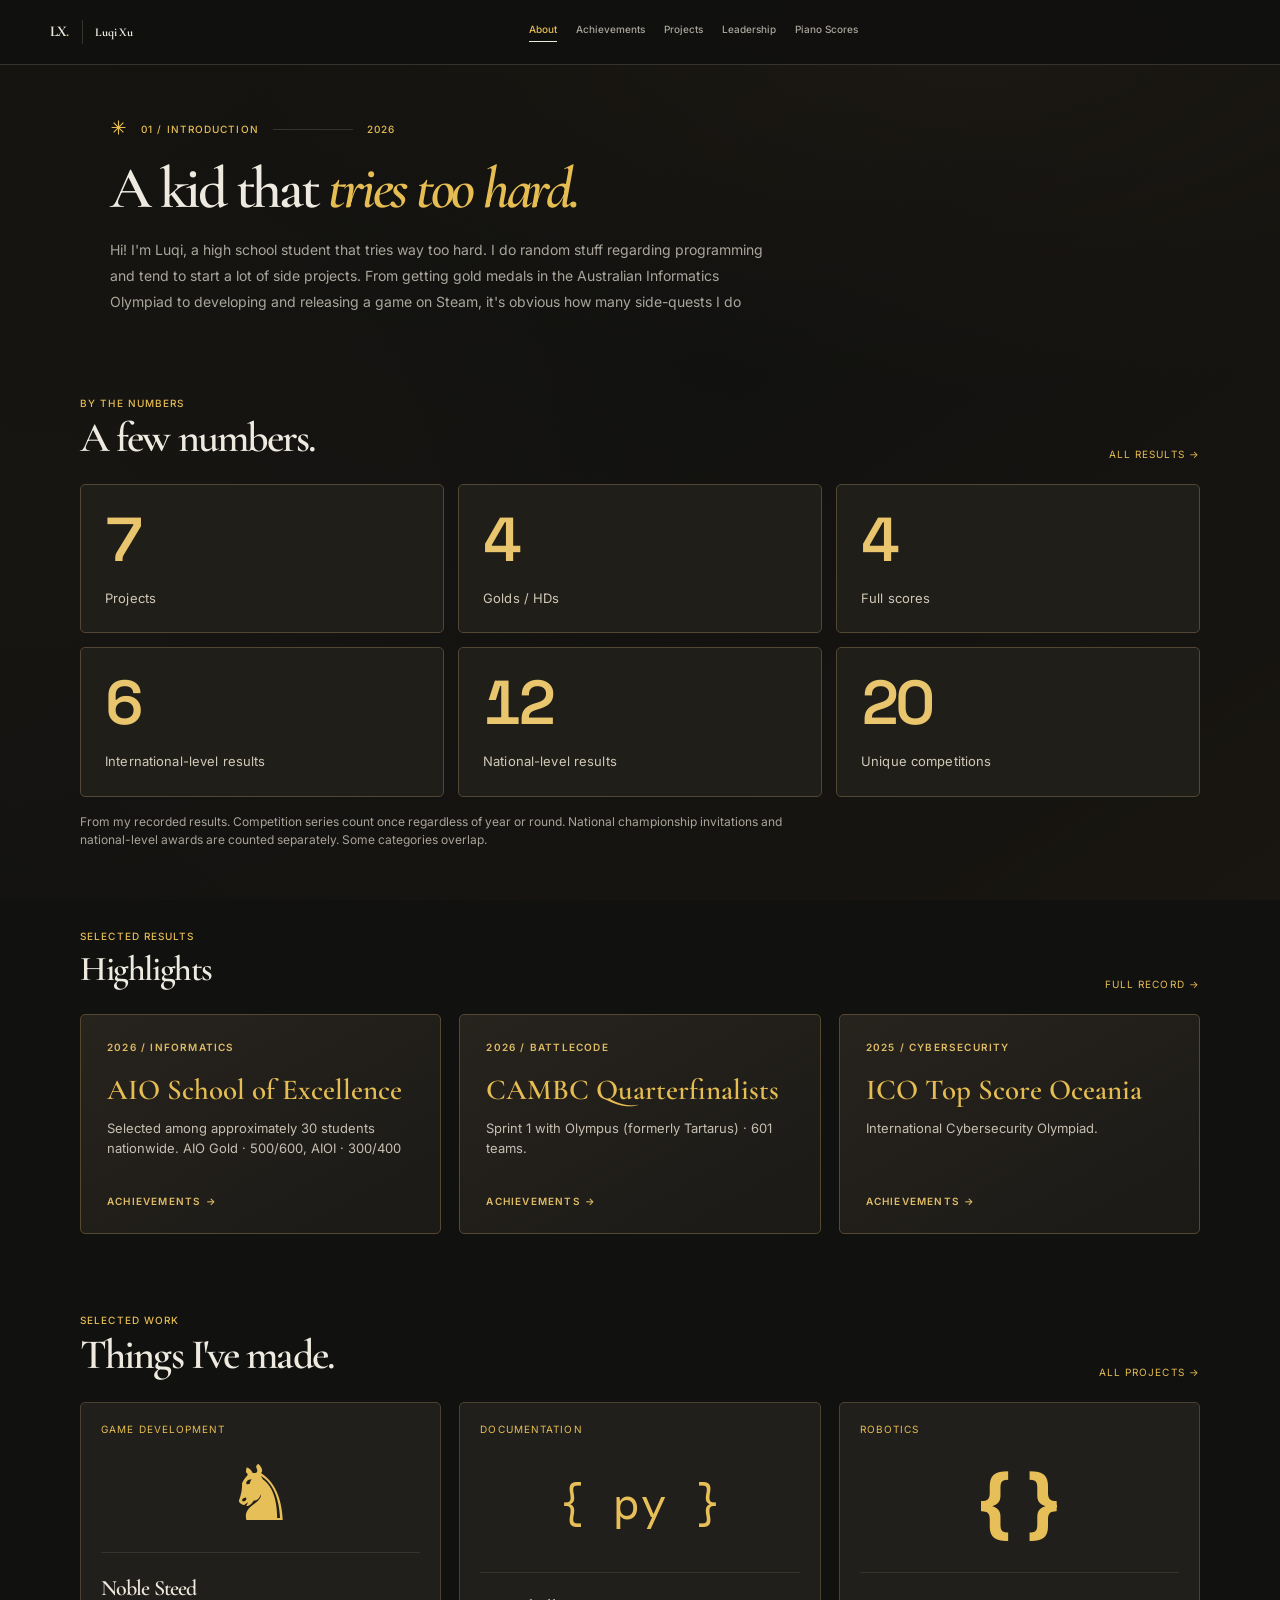
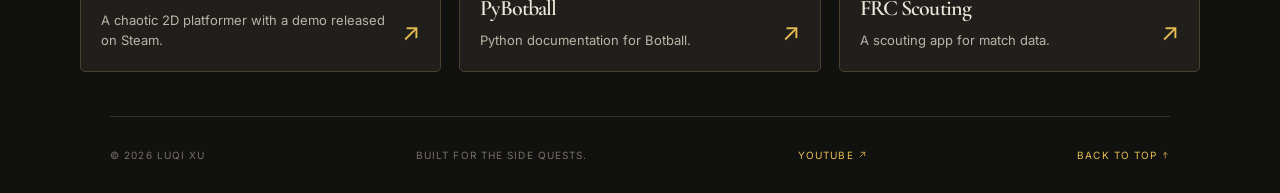
<file: index.html>
<!DOCTYPE html>
<html lang="en">
  <head>
    <meta charset="utf-8"/>
    <meta content="width=device-width,initial-scale=1" name="viewport"/>
    <meta content="#111110" name="theme-color"/>
    <meta content="Luqi Xu — competitive programming, software projects, leadership and piano arrangements." name="description"/>
    <title>About · Luqi Xu</title>
    <link href="styles/site.css?v=20261024-4" rel="stylesheet"/>

<style>
/* Homepage-critical styles live here so the layout stays intact even when
   GitHub Pages or a browser serves an older external stylesheet. */
body[data-page="index.html"] .home-stats,
body[data-page="index.html"] .spotlight,
body[data-page="index.html"] .home-projects {
  width: min(1120px, calc(100% - 48px));
  margin: 0 auto;
  padding: 36px 0 44px;
}
body[data-page="index.html"] .home-stats .section-head,
body[data-page="index.html"] .spotlight-head,
body[data-page="index.html"] .home-projects .section-head {
  display: flex; align-items: end; justify-content: space-between;
  gap: 20px; margin-bottom: 24px;
}
body[data-page="index.html"] .home-stats .section-head h2,
body[data-page="index.html"] .spotlight-head h2,
body[data-page="index.html"] .home-projects .section-head h2 { margin: 6px 0 0; }
body[data-page="index.html"] .stat-grid {
  display: grid !important;
  grid-template-columns: repeat(3,minmax(0,1fr)) !important;
  gap: 14px !important;
  border: 0 !important;
}
body[data-page="index.html"] .stat-grid .stat {
  display: flex !important; flex-direction: column !important;
  gap: 9px; padding: 24px !important; min-height: 138px;
  background: #201e19 !important; border: 1px solid #514734 !important;
  border-radius: 5px;
}
body[data-page="index.html"] .stat-grid .stat strong {
  display: block !important; font-size: clamp(40px,5vw,62px) !important;
  line-height: 1 !important; font-weight: 600;
  color: #e9c56d !important; font-variant-numeric: tabular-nums;
}
body[data-page="index.html"] .stat-grid .stat span {
  display: block !important; font-size: 13px !important;
  color: #d1c9b8 !important; letter-spacing: .01em;
}
body[data-page="index.html"] .stat-note { margin: 16px 0 0; color: #aaa398; font-size: 12px; }
body[data-page="index.html"] .spotlight-grid,
body[data-page="index.html"] .home-projects .feature-grid {
  display: grid !important;
  grid-template-columns: repeat(3,minmax(0,1fr)) !important;
  gap: 18px !important;
}
body[data-page="index.html"] .spotlight-card {
  display: flex !important; flex-direction: column !important;
  padding: 26px !important; min-height: 215px;
  background: linear-gradient(150deg,#27231d,#1b1a17) !important;
  border: 1px solid #554831 !important; border-radius: 5px;
  color: #eee8dc !important; text-decoration: none;
}
body[data-page="index.html"] .spotlight-card .label,
body[data-page="index.html"] .spotlight-card .spot-foot {
  font: 600 10px Inter,sans-serif; letter-spacing: .12em; color: #dfbc66;
}
body[data-page="index.html"] .spotlight-card strong {
  display: block; font-size: clamp(22px,2.3vw,29px);
  line-height: 1.2; margin: 20px 0 10px;
}
body[data-page="index.html"] .spotlight-card p {
  font-size: 13px; line-height: 1.6; color: #c7bfb2; margin: 0 0 24px;
}
body[data-page="index.html"] .spotlight-card .spot-foot { margin-top: auto; }
body[data-page="index.html"] .home-projects .feature {
  display: flex !important; flex-direction: column !important;
  min-height: 270px; padding: 20px !important; background: #211f1b !important;
  border: 1px solid #4b4131 !important; border-radius: 5px;
  text-decoration: none; color: #eee8dc;
}
body[data-page="index.html"] .home-projects .feature-art {
  display: flex; align-items: center; justify-content: center;
  min-height: 115px; flex: 1; color: #e7bf59;
}
body[data-page="index.html"] .home-projects .feature-bottom {
  display: flex; align-items: end; justify-content: space-between; gap: 12px;
}
body[data-page="index.html"] .home-projects .feature-bottom h3 { margin: 0 0 5px; font-size: 22px; }
body[data-page="index.html"] .home-projects .feature-bottom p { margin: 0; font-size: 13px; color: #bbb4a8; }
body[data-page="index.html"] .spotlight-card:hover,
body[data-page="index.html"] .home-projects .feature:hover { border-color: #e7bf59 !important; transform: translateY(-3px); }
@media(max-width:800px) {
 body[data-page="index.html"] .stat-grid { grid-template-columns: repeat(2,minmax(0,1fr)) !important; }
 body[data-page="index.html"] .spotlight-grid,
 body[data-page="index.html"] .home-projects .feature-grid { grid-template-columns: 1fr !important; }
}
@media(max-width:480px) {
 body[data-page="index.html"] .stat-grid { gap: 9px !important; }
 body[data-page="index.html"] .stat-grid .stat { padding: 16px !important; min-height: 110px; }
 body[data-page="index.html"] .home-stats .section-head,
 body[data-page="index.html"] .spotlight-head { align-items: start; flex-direction: column; }
}
@media(prefers-reduced-motion:reduce) {
 body[data-page="index.html"] .spotlight-card:hover,
 body[data-page="index.html"] .home-projects .feature:hover { transform: none; }
}
</style>
  </head>
  <body data-page="index.html" id="top">
    <a class="skip-link" href="#main-content">Skip to content</a>
    <header class="nav">
      <a class="brand" href="index.html"><span class="brand-icon">LX<span>.</span></span><span>Luqi Xu</span></a>
      <button aria-expanded="false" aria-label="Toggle navigation" class="menu"><svg aria-hidden="true" width="1em" height="1em" viewBox="0 0 16 16" fill="none" xmlns="http://www.w3.org/2000/svg"><path d="M2 4H14M2 8H14M2 12H14" stroke="currentColor" stroke-width="1.4"/></svg></button>
      <nav id="nav">
        <a class="active" href="index.html">About</a>
        <a class="" href="glaze.html">Achievements</a>
        <a class="" href="projects.html">Projects</a>
        <a class="" href="experience.html">Leadership</a>
        <a class="" href="publications.html">Piano Scores</a>
      </nav>
    </header>
    <main id="main-content">
      <section class="page-hero container polish-reveal">
        <div class="eyebrow"><span class="cross"><svg aria-hidden="true" width="1em" height="1em" viewBox="0 0 16 16" fill="none" xmlns="http://www.w3.org/2000/svg" style="display:inline-block;vertical-align:-0.08em"><path d="M8 1.5V14.5M1.5 8H14.5M3.4 3.4L12.6 12.6M12.6 3.4L3.4 12.6" stroke="currentColor" stroke-width="1.05"/></svg></span> 01 / INTRODUCTION <span class="eyebrow-line"></span> 2026</div>
        <h1>A kid that <em>tries too hard.</em></h1>
        <p class="lead">Hi! I'm Luqi, a high school student that tries way too hard.

                        I do random stuff regarding programming and tend to start a lot of side projects.
                        From getting gold medals in the Australian Informatics Olympiad to
                        developing and releasing a game on Steam, it's obvious how many side-quests
                        I do
        </p>
      </section>
      <section class="container home-stats" aria-labelledby="numbers-title">
        <div class="section-head"><div><span class="eyebrow">BY THE NUMBERS</span><h2 id="numbers-title">A few numbers.</h2></div><a class="text-link" href="glaze.html">ALL RESULTS →</a></div>
        <div class="stat-grid">
          <div class="stat"><strong data-stat="projects">7</strong><span>Projects</span></div>
          <div class="stat"><strong data-stat="goldHD">4</strong><span>Golds / HDs</span></div>
          <div class="stat"><strong data-stat="fullScores">4</strong><span>Full scores</span></div>
          <div class="stat"><strong data-stat="internationals">6</strong><span>International-level results</span></div>
          <div class="stat"><strong data-stat="nationals">12</strong><span>National-level results</span></div>
          <div class="stat"><strong data-stat="competitions">20</strong><span>Unique competitions</span></div>
        </div>
        <p class="stat-note">From my recorded results. Competition series count once regardless of year or round. National championship invitations and national-level awards are counted separately. Some categories overlap.</p>
      </section>
      <section class="container spotlight section" aria-labelledby="highlights-title">
        <div class="spotlight-head">
          <div><span class="eyebrow">SELECTED RESULTS</span><h2 id="highlights-title">Highlights</h2></div>
          <a class="text-link" href="glaze.html">FULL RECORD →</a>
        </div>
        <div class="spotlight-grid">
                  
          <a class="spotlight-card polish-reveal" href="glaze.html">
            <span class="label">2026 / INFORMATICS</span>
            <strong>AIO School of Excellence</strong>
            <p>Selected among approximately 30 students nationwide. AIO Gold · 500/600, AIOI · 300/400</p>
            <span class="spot-foot">ACHIEVEMENTS →</span>
          </a>

          <a class="spotlight-card polish-reveal" href="glaze.html">
            <span class="label">2026 / BATTLECODE</span>
            <strong>CAMBC Quarterfinalists</strong>
            <p>Sprint 1 with Olympus (formerly Tartarus) · 601 teams.</p>
            <span class="spot-foot">ACHIEVEMENTS →</span>
          </a>

          <a class="spotlight-card polish-reveal" href="glaze.html">
            <span class="label">2025 / CYBERSECURITY</span>
            <strong>ICO Top Score Oceania</strong>
            <p>International Cybersecurity Olympiad.</p>
            <span class="spot-foot">ACHIEVEMENTS →</span>
          </a>

        </div>
      </section>
      <section class="container section home-projects" aria-labelledby="projects-title">
        <div class="section-head">
          <div><span class="eyebrow">SELECTED WORK</span><h2 id="projects-title">Things I've made.</h2></div>
          <a class="text-link" href="projects.html">ALL PROJECTS →</a>
        </div>
        <div class="feature-grid">
          <a class="feature" href="https://store.steampowered.com/app/4179170/" rel="noopener noreferrer" target="_blank">
            <span class="tiny">GAME DEVELOPMENT</span>
            <div class="feature-art horse"><span aria-hidden="true">♞</span></div>
            <div class="feature-bottom"><div><h3>Noble Steed</h3><p>A chaotic 2D platformer with a demo released on Steam.</p></div><span class="arrow">↗</span></div>
          </a>
          <a class="feature" href="https://pybotball.org" rel="noopener noreferrer" target="_blank">
            <span class="tiny">DOCUMENTATION</span>
            <div class="feature-art code">{ py }</div>
            <div class="feature-bottom"><div><h3>PyBotball</h3><p>Python documentation for Botball.</p></div><span class="arrow">↗</span></div>
          </a>
          <a class="feature" href="projects.html">
            <span class="tiny">ROBOTICS</span>
            <div class="feature-art robot"><span aria-hidden="true">{ }</span></div>
            <div class="feature-bottom"><div><h3>FRC Scouting</h3><p>A scouting app for match data.</p></div><span class="arrow">↗</span></div>
          </a>
        </div>
      </section>
    </main>
    <footer class="footer container">
      <span>© 2026 LUQI XU</span>
      <span>BUILT FOR THE SIDE QUESTS.</span>
      <a href="https://www.youtube.com/@ILikCoding" rel="noopener noreferrer" target="_blank">YOUTUBE <svg aria-hidden="true" width="0.9em" height="0.9em" viewBox="0 0 16 16" fill="none" xmlns="http://www.w3.org/2000/svg" style="display:inline-block;vertical-align:-0.08em"><path d="M4 12L12 4M6 4H12V10" stroke="currentColor" stroke-width="1.35" stroke-linecap="square" stroke-linejoin="miter"/></svg></a>
      <a href="#top">BACK TO TOP <svg aria-hidden="true" width="0.85em" height="0.85em" viewBox="0 0 16 16" fill="none" xmlns="http://www.w3.org/2000/svg" style="display:inline-block;vertical-align:-0.06em"><path d="M8 13V3M4.5 6.5L8 3L11.5 6.5" stroke="currentColor" stroke-width="1.35" stroke-linecap="square" stroke-linejoin="miter"/></svg></a>
    </footer>
    <script src="assets/data.js?v=20261111-1"></script>
    <script src="assets/site.js?v=20261111-1"></script>
  </body>
</html>
</file>
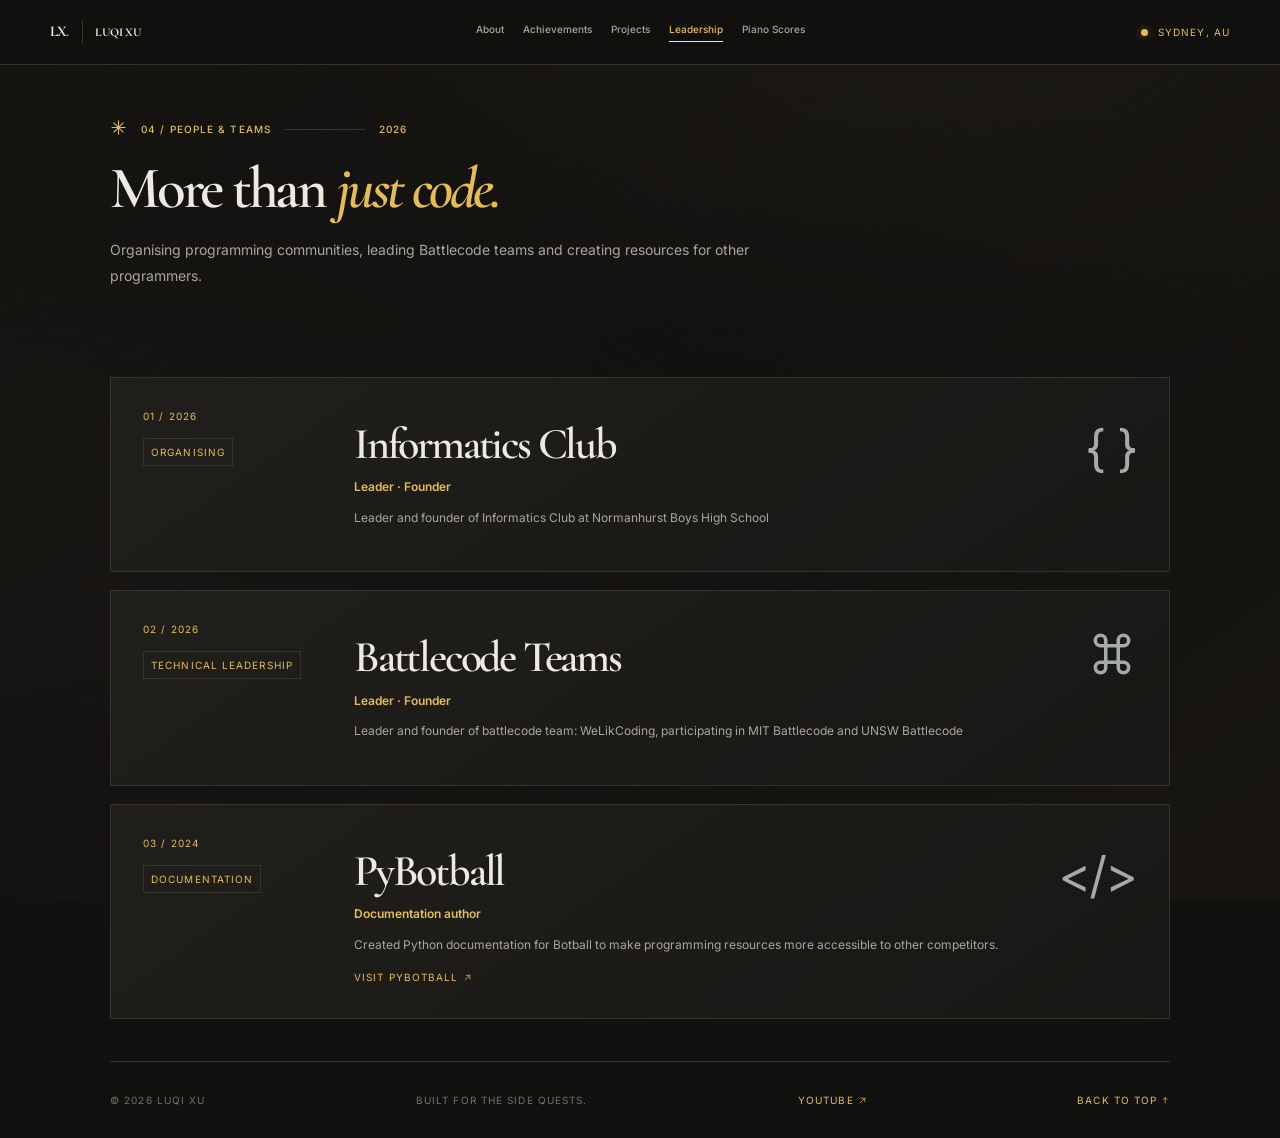
<file: experience.html>
<!DOCTYPE html>
<html lang="en">
  <head>
    <meta charset="utf-8"/>
    <meta content="width=device-width,initial-scale=1" name="viewport"/>
    <meta content="#111110" name="theme-color"/>
    <meta content="Luqi Xu — competitive programming, software projects, leadership and piano arrangements." name="description"/>
    <title>Experience &amp; Leadership · Luqi Xu</title>
    <link href="styles/site.css" rel="stylesheet"/>
  </head>
  <body data-page="experience.html" id="top">
    <a class="skip-link" href="#main-content">Skip to content</a>
    <div aria-hidden="true" class="reading-progress"></div>
    <div class="noise"></div>
    <header class="nav">
      <a class="brand" href="index.html"><span class="brand-icon">LX<span>.</span></span><span>LUQI XU</span></a>
      <button aria-expanded="false" aria-label="Toggle navigation" class="menu"><svg aria-hidden="true" width="1em" height="1em" viewBox="0 0 16 16" fill="none" xmlns="http://www.w3.org/2000/svg"><path d="M2 4H14M2 8H14M2 12H14" stroke="currentColor" stroke-width="1.4"/></svg></button>
      <nav id="nav">
        <a class="" href="index.html">About</a>
        <a class="" href="glaze.html">Achievements</a>
        <a class="" href="projects.html">Projects</a>
        <a class="active" href="experience.html">Leadership</a>
        <a class="" href="publications.html">Piano Scores</a>
      </nav>
      <span aria-label="Based in Sydney, Australia" class="nav-status"><i></i> SYDNEY, AU</span>
    </header>
    <main id="main-content">
      <section class="page-hero container polish-reveal">
        <div class="eyebrow"><span class="cross"><svg aria-hidden="true" width="1em" height="1em" viewBox="0 0 16 16" fill="none" xmlns="http://www.w3.org/2000/svg" style="display:inline-block;vertical-align:-0.08em"><path d="M8 1.5V14.5M1.5 8H14.5M3.4 3.4L12.6 12.6M12.6 3.4L3.4 12.6" stroke="currentColor" stroke-width="1.05"/></svg></span> 04 / PEOPLE &amp; TEAMS <span class="eyebrow-line"></span> 2026</div>
        <h1>More than <em>just code.</em></h1>
        <p class="lead">Organising programming communities, leading Battlecode teams and creating resources for other programmers.</p>
      </section>
      <section class="container section">
        <div class="experience-list">
          <article class="experience-card polish-reveal">
            <div class="exp-meta"><span>01 / 2026</span><span class="pill">ORGANISING</span></div>
            <div><h2>Informatics Club</h2><p class="exp-role">Leader · Founder</p><p>Leader and founder of Informatics Club at Normanhurst Boys High School</p></div>
            <span class="exp-glyph">{ }</span>
          </article>
          <article class="experience-card polish-reveal">
            <div class="exp-meta"><span>02 / 2026</span><span class="pill">TECHNICAL LEADERSHIP</span></div>
            <div><h2>Battlecode Teams</h2><p class="exp-role">Leader · Founder</p><p>Leader and founder of battlecode team: WeLikCoding, participating in MIT Battlecode and UNSW Battlecode</p></div>
            <span class="exp-glyph"><svg class="ui-glyph" aria-hidden="true" viewBox="0 0 24 24" width="1em" height="1em" fill="none" stroke="currentColor" stroke-width="1.7"><path d="M9 8V5.5A2.5 2.5 0 1 0 6.5 8H9Zm0 0h6m0 0h2.5A2.5 2.5 0 1 0 15 5.5V8Zm0 0v8m0 0v2.5a2.5 2.5 0 1 0 2.5-2.5H15Zm0 0H9m0 0H6.5A2.5 2.5 0 1 0 9 18.5V16Zm0 0V8"/></svg></span>
          </article>
          <article class="experience-card polish-reveal">
            <div class="exp-meta"><span>03 / 2024</span><span class="pill">DOCUMENTATION</span></div>
            <div><h2>PyBotball</h2><p class="exp-role">Documentation author</p><p>Created Python documentation for Botball to make programming resources more accessible to other competitors.</p><a class="text-link" href="https://pybotball.org" rel="noopener" target="_blank">VISIT PYBOTBALL <svg aria-hidden="true" width="0.9em" height="0.9em" viewBox="0 0 16 16" fill="none" xmlns="http://www.w3.org/2000/svg" style="display:inline-block;vertical-align:-0.08em"><path d="M4 12L12 4M6 4H12V10" stroke="currentColor" stroke-width="1.35" stroke-linecap="square" stroke-linejoin="miter"/></svg></a></div>
            <span class="exp-glyph">&lt;/&gt;</span>
          </article>
        </div>
      </section>
    </main>
    <footer class="footer container">
      <span>© 2026 LUQI XU</span>
      <span>BUILT FOR THE SIDE QUESTS.</span>
      <a href="https://www.youtube.com/@ILikCoding" rel="noopener noreferrer" target="_blank">YOUTUBE <svg aria-hidden="true" width="0.9em" height="0.9em" viewBox="0 0 16 16" fill="none" xmlns="http://www.w3.org/2000/svg" style="display:inline-block;vertical-align:-0.08em"><path d="M4 12L12 4M6 4H12V10" stroke="currentColor" stroke-width="1.35" stroke-linecap="square" stroke-linejoin="miter"/></svg></a>
      <a href="#top">BACK TO TOP <svg aria-hidden="true" width="0.85em" height="0.85em" viewBox="0 0 16 16" fill="none" xmlns="http://www.w3.org/2000/svg" style="display:inline-block;vertical-align:-0.06em"><path d="M8 13V3M4.5 6.5L8 3L11.5 6.5" stroke="currentColor" stroke-width="1.35" stroke-linecap="square" stroke-linejoin="miter"/></svg></a>
    </footer>
    <script src="assets/data.js"></script>
    <script src="assets/site.js"></script>
  </body>
</html>
</file>
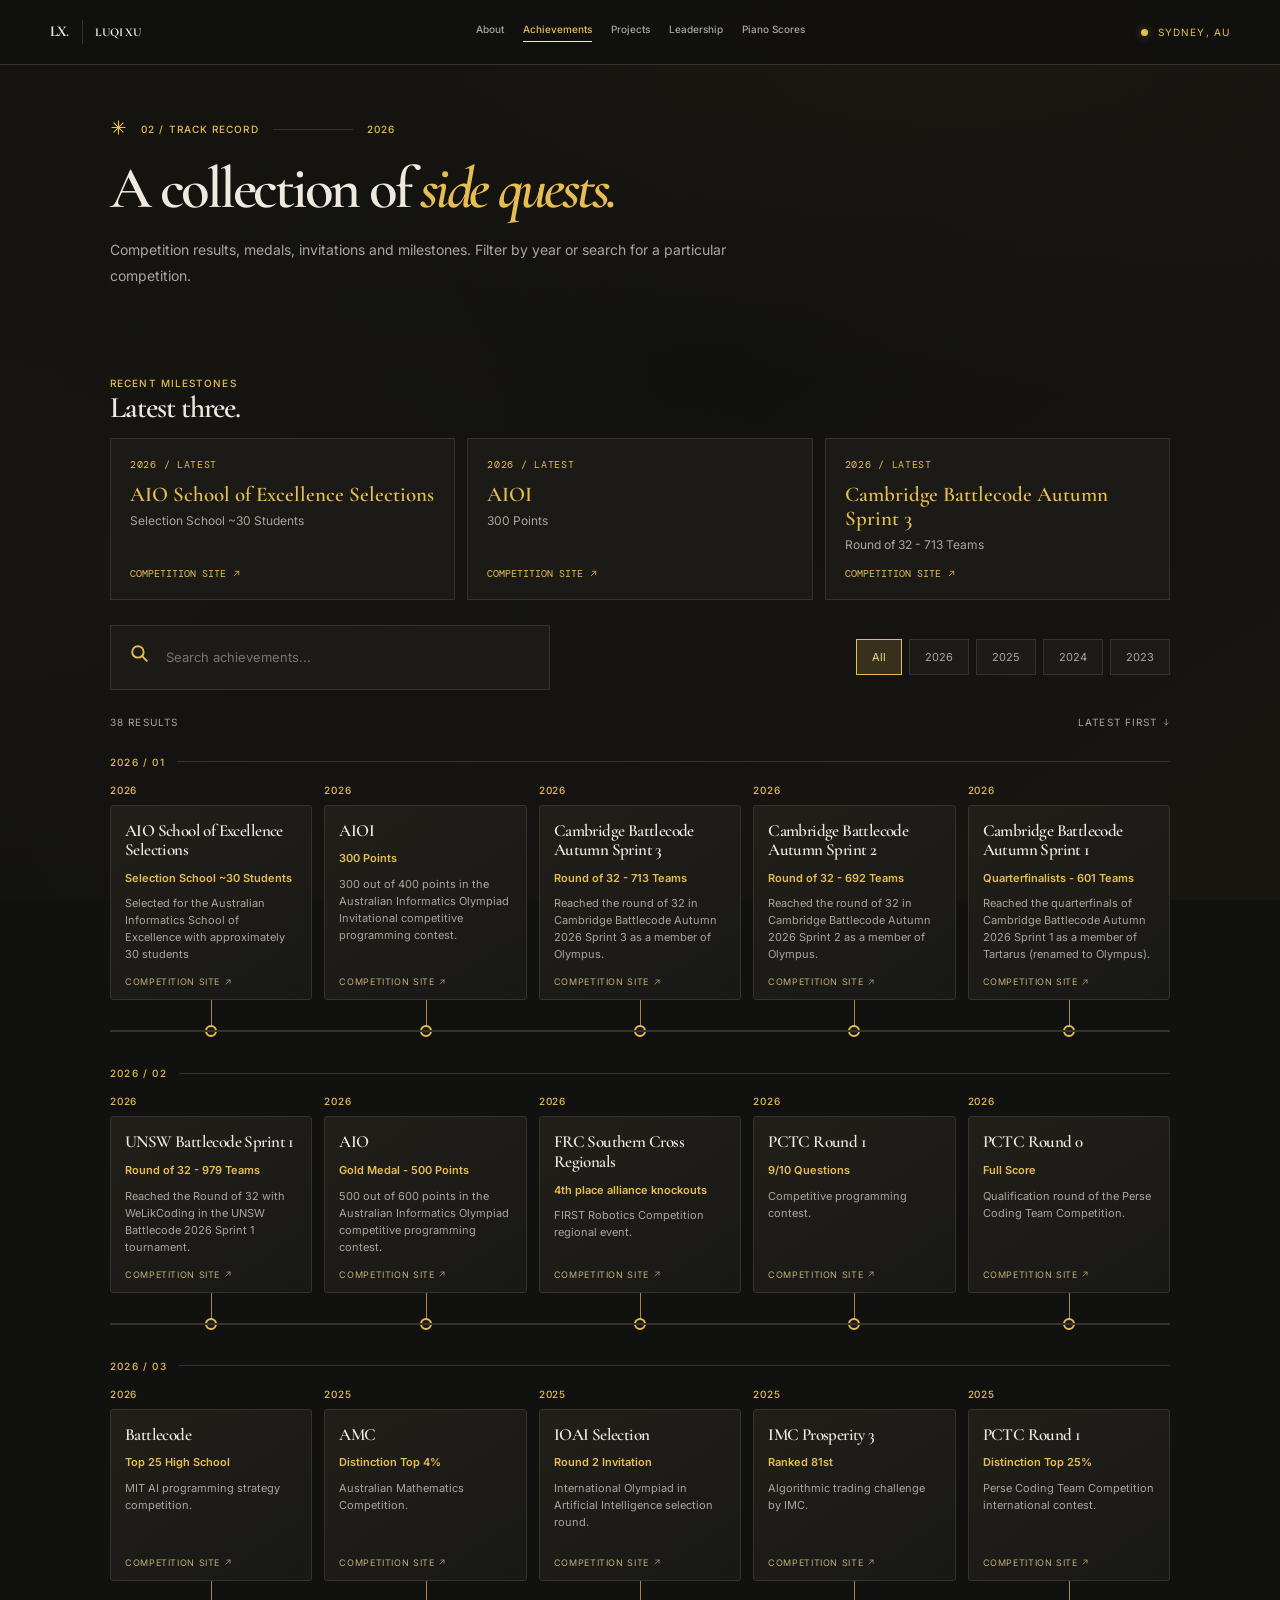
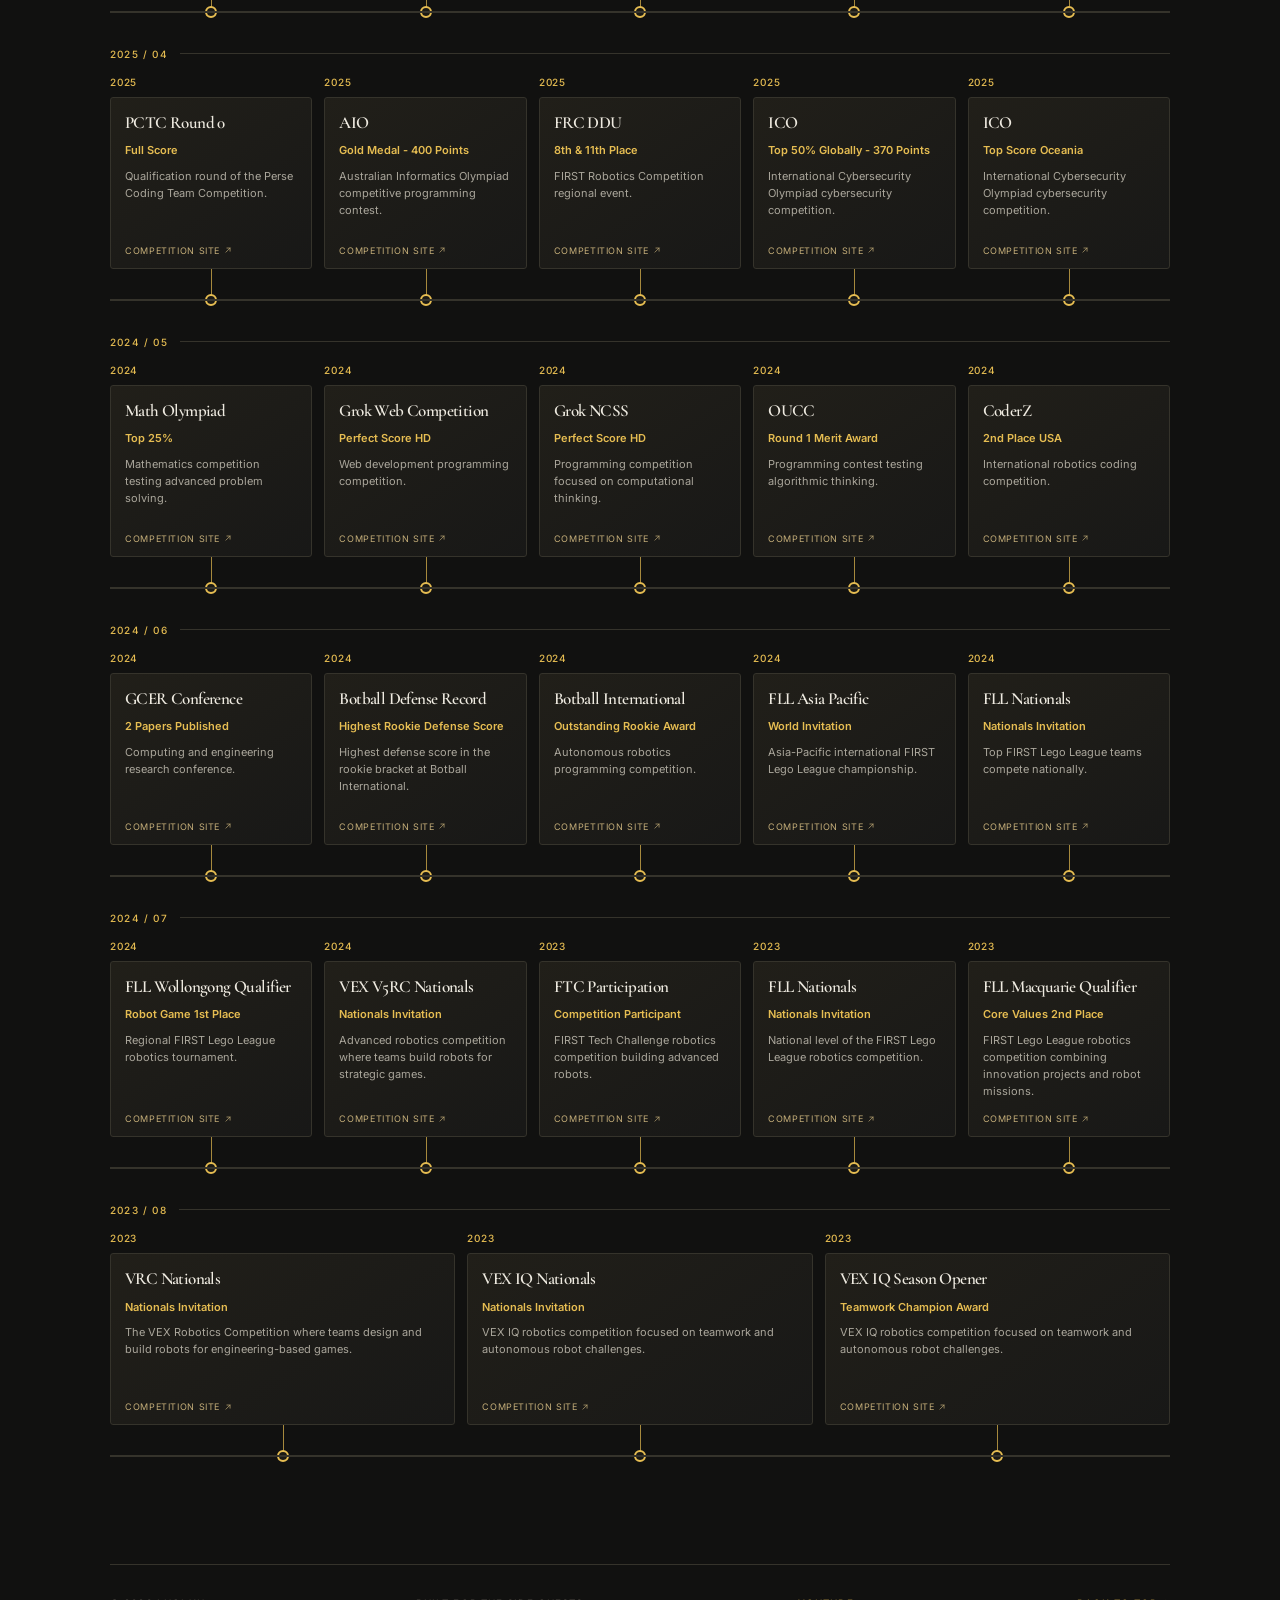
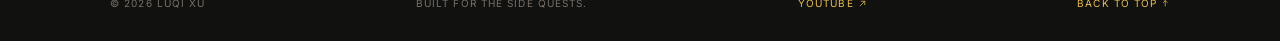
<file: glaze.html>
<!DOCTYPE html>
<html lang="en">
  <head>
    <meta charset="utf-8"/>
    <meta content="width=device-width,initial-scale=1" name="viewport"/>
    <meta content="#111110" name="theme-color"/>
    <meta content="Luqi Xu — competitive programming, software projects, leadership and piano arrangements." name="description"/>
    <title>Achievements · Luqi Xu</title>
    <link href="styles/site.css" rel="stylesheet"/>
  </head>
  <body data-page="glaze.html" id="top">
    <a class="skip-link" href="#main-content">Skip to content</a>
    <div aria-hidden="true" class="reading-progress"></div>
    <div class="noise"></div>
    <header class="nav">
      <a class="brand" href="index.html"><span class="brand-icon">LX<span>.</span></span><span>LUQI XU</span></a>
      <button aria-expanded="false" aria-label="Toggle navigation" class="menu"><svg aria-hidden="true" width="1em" height="1em" viewBox="0 0 16 16" fill="none" xmlns="http://www.w3.org/2000/svg"><path d="M2 4H14M2 8H14M2 12H14" stroke="currentColor" stroke-width="1.4"/></svg></button>
      <nav id="nav">
        <a class="" href="index.html">About</a>
        <a class="active" href="glaze.html">Achievements</a>
        <a class="" href="projects.html">Projects</a>
        <a class="" href="experience.html">Leadership</a>
        <a class="" href="publications.html">Piano Scores</a>
      </nav>
      <span aria-label="Based in Sydney, Australia" class="nav-status"><i></i> SYDNEY, AU</span>
    </header>
    <main id="main-content">
      <section class="page-hero container polish-reveal">
        <div class="eyebrow"><span class="cross"><svg aria-hidden="true" width="1em" height="1em" viewBox="0 0 16 16" fill="none" xmlns="http://www.w3.org/2000/svg" style="display:inline-block;vertical-align:-0.08em"><path d="M8 1.5V14.5M1.5 8H14.5M3.4 3.4L12.6 12.6M12.6 3.4L3.4 12.6" stroke="currentColor" stroke-width="1.05"/></svg></span> 02 / TRACK RECORD <span class="eyebrow-line"></span> 2026</div>
        <h1>A collection of <em>side quests.</em></h1>
        <p class="lead">Competition results, medals, invitations and milestones. Filter by year or search for a particular competition.</p>
      </section>
      <section class="container section">
        <div class="featured-achievements">
          <span class="eyebrow">RECENT MILESTONES</span>
          <h2>Latest three.</h2>
          <div class="spotlight-grid" id="achievement-featured"></div>
        </div>
        <div class="toolbar">
          <label class="search-wrap"><span><svg class="ui-glyph" aria-hidden="true" viewBox="0 0 24 24" width="1em" height="1em" fill="none" stroke="currentColor" stroke-width="1.8" stroke-linecap="round"><circle cx="10.5" cy="10.5" r="5.5"/><path d="m15 15 4 4"/></svg></span><input aria-label="Search achievements" id="achievement-search" placeholder="Search achievements..." type="search"/></label>
          <div class="filters" id="year-filters"></div>
        </div>
        <div class="results-bar"><span id="achievement-count"></span><span>LATEST FIRST <svg aria-hidden="true" width="0.85em" height="0.85em" viewBox="0 0 16 16" fill="none" xmlns="http://www.w3.org/2000/svg" style="display:inline-block;vertical-align:-0.06em"><path d="M8 3V13M4.5 9.5L8 13L11.5 9.5" stroke="currentColor" stroke-width="1.35" stroke-linecap="square" stroke-linejoin="miter"/></svg></span></div>
        <div class="achievement-grid" id="achievements-grid"></div>
      </section>
    </main>
    <footer class="footer container">
      <span>© 2026 LUQI XU</span>
      <span>BUILT FOR THE SIDE QUESTS.</span>
      <a href="https://www.youtube.com/@ILikCoding" rel="noopener noreferrer" target="_blank">YOUTUBE <svg aria-hidden="true" width="0.9em" height="0.9em" viewBox="0 0 16 16" fill="none" xmlns="http://www.w3.org/2000/svg" style="display:inline-block;vertical-align:-0.08em"><path d="M4 12L12 4M6 4H12V10" stroke="currentColor" stroke-width="1.35" stroke-linecap="square" stroke-linejoin="miter"/></svg></a>
      <a href="#top">BACK TO TOP <svg aria-hidden="true" width="0.85em" height="0.85em" viewBox="0 0 16 16" fill="none" xmlns="http://www.w3.org/2000/svg" style="display:inline-block;vertical-align:-0.06em"><path d="M8 13V3M4.5 6.5L8 3L11.5 6.5" stroke="currentColor" stroke-width="1.35" stroke-linecap="square" stroke-linejoin="miter"/></svg></a>
    </footer>
    <script src="assets/data.js?v=20261111-1"></script>
    <script src="assets/site.js?v=20261111-1"></script>
  </body>
</html>
</file>
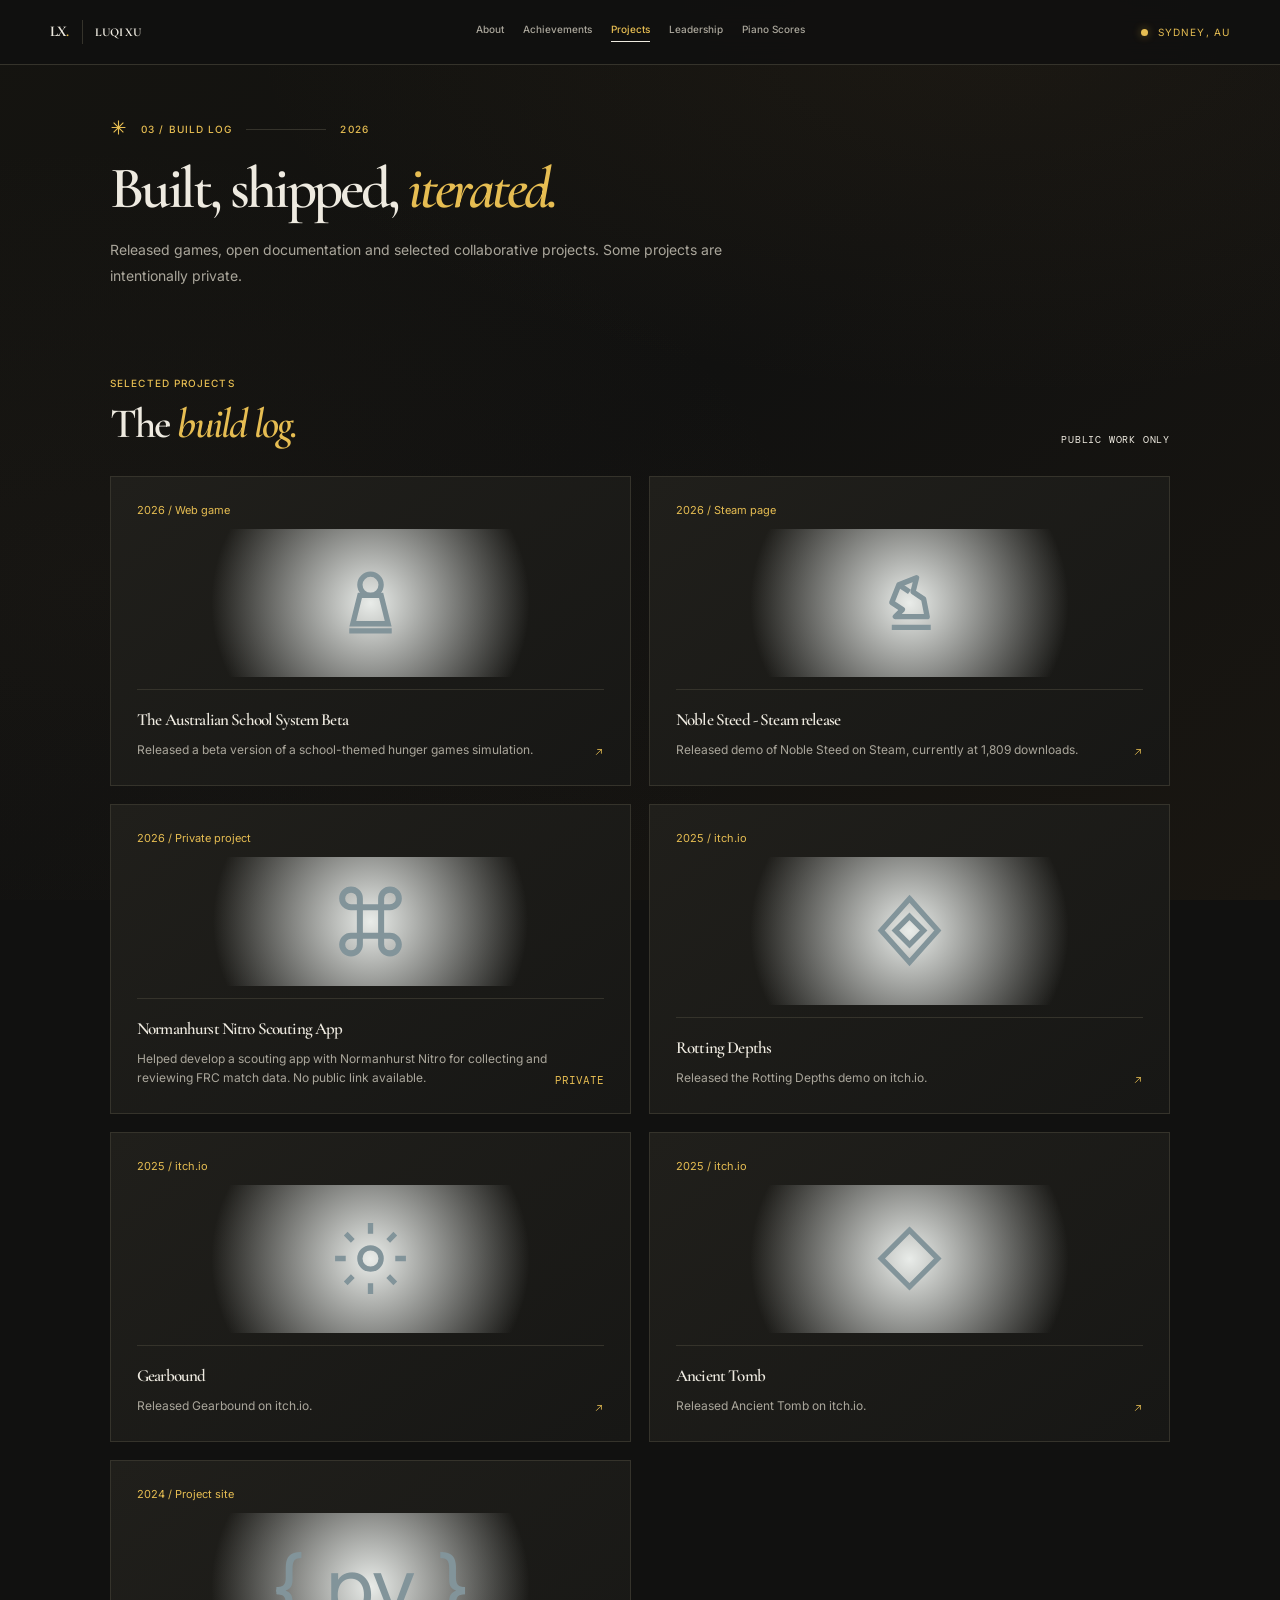
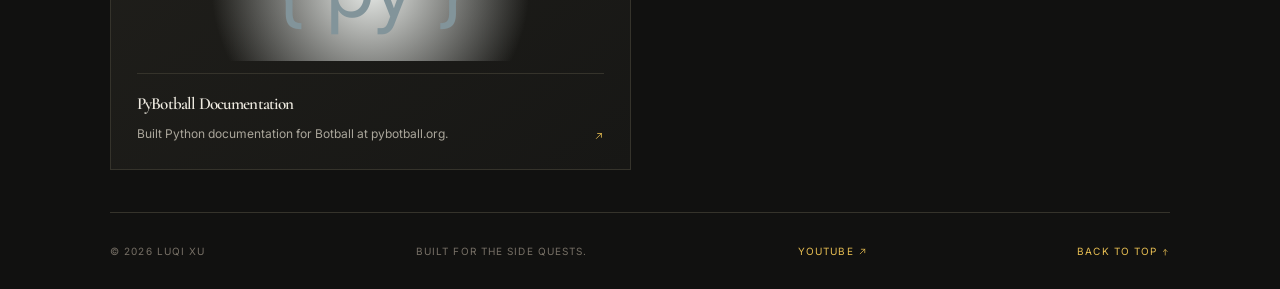
<file: projects.html>
<!DOCTYPE html>
<html lang="en">
  <head>
    <meta charset="utf-8"/>
    <meta content="width=device-width,initial-scale=1" name="viewport"/>
    <meta content="#111110" name="theme-color"/>
    <meta content="Luqi Xu — competitive programming, software projects, leadership and piano arrangements." name="description"/>
    <title>Projects · Luqi Xu</title>
    <link href="styles/site.css" rel="stylesheet"/>
  </head>
  <body data-page="projects.html" id="top">
    <a class="skip-link" href="#main-content">Skip to content</a>
    <div aria-hidden="true" class="reading-progress"></div>
    <div class="noise"></div>
    <header class="nav">
      <a class="brand" href="index.html"><span class="brand-icon">LX<span>.</span></span><span>LUQI XU</span></a>
      <button aria-expanded="false" aria-label="Toggle navigation" class="menu"><svg aria-hidden="true" width="1em" height="1em" viewBox="0 0 16 16" fill="none" xmlns="http://www.w3.org/2000/svg"><path d="M2 4H14M2 8H14M2 12H14" stroke="currentColor" stroke-width="1.4"/></svg></button>
      <nav id="nav">
        <a class="" href="index.html">About</a>
        <a class="" href="glaze.html">Achievements</a>
        <a class="active" href="projects.html">Projects</a>
        <a class="" href="experience.html">Leadership</a>
        <a class="" href="publications.html">Piano Scores</a>
      </nav>
      <span aria-label="Based in Sydney, Australia" class="nav-status"><i></i> SYDNEY, AU</span>
    </header>
    <main id="main-content">
      <section class="page-hero container polish-reveal">
        <div class="eyebrow"><span class="cross"><svg aria-hidden="true" width="1em" height="1em" viewBox="0 0 16 16" fill="none" xmlns="http://www.w3.org/2000/svg" style="display:inline-block;vertical-align:-0.08em"><path d="M8 1.5V14.5M1.5 8H14.5M3.4 3.4L12.6 12.6M12.6 3.4L3.4 12.6" stroke="currentColor" stroke-width="1.05"/></svg></span> 03 / BUILD LOG <span class="eyebrow-line"></span> 2026</div>
        <h1>Built, shipped, <em>iterated.</em></h1>
        <p class="lead">Released games, open documentation and selected collaborative projects. Some projects are intentionally private.</p>
      </section>
      <section class="container section">
        <div class="section-head polish-reveal">
          <div><span class="eyebrow">SELECTED PROJECTS</span><h2>The <em>build log.</em></h2></div>
          <span class="muted">PUBLIC WORK ONLY</span>
        </div>
        <div class="project-grid" id="project-grid"></div>
      </section>
    </main>
    <footer class="footer container">
      <span>© 2026 LUQI XU</span>
      <span>BUILT FOR THE SIDE QUESTS.</span>
      <a href="https://www.youtube.com/@ILikCoding" rel="noopener noreferrer" target="_blank">YOUTUBE <svg aria-hidden="true" width="0.9em" height="0.9em" viewBox="0 0 16 16" fill="none" xmlns="http://www.w3.org/2000/svg" style="display:inline-block;vertical-align:-0.08em"><path d="M4 12L12 4M6 4H12V10" stroke="currentColor" stroke-width="1.35" stroke-linecap="square" stroke-linejoin="miter"/></svg></a>
      <a href="#top">BACK TO TOP <svg aria-hidden="true" width="0.85em" height="0.85em" viewBox="0 0 16 16" fill="none" xmlns="http://www.w3.org/2000/svg" style="display:inline-block;vertical-align:-0.06em"><path d="M8 13V3M4.5 6.5L8 3L11.5 6.5" stroke="currentColor" stroke-width="1.35" stroke-linecap="square" stroke-linejoin="miter"/></svg></a>
    </footer>
    <script src="assets/data.js"></script>
    <script src="assets/site.js"></script>
  </body>
</html>
</file>
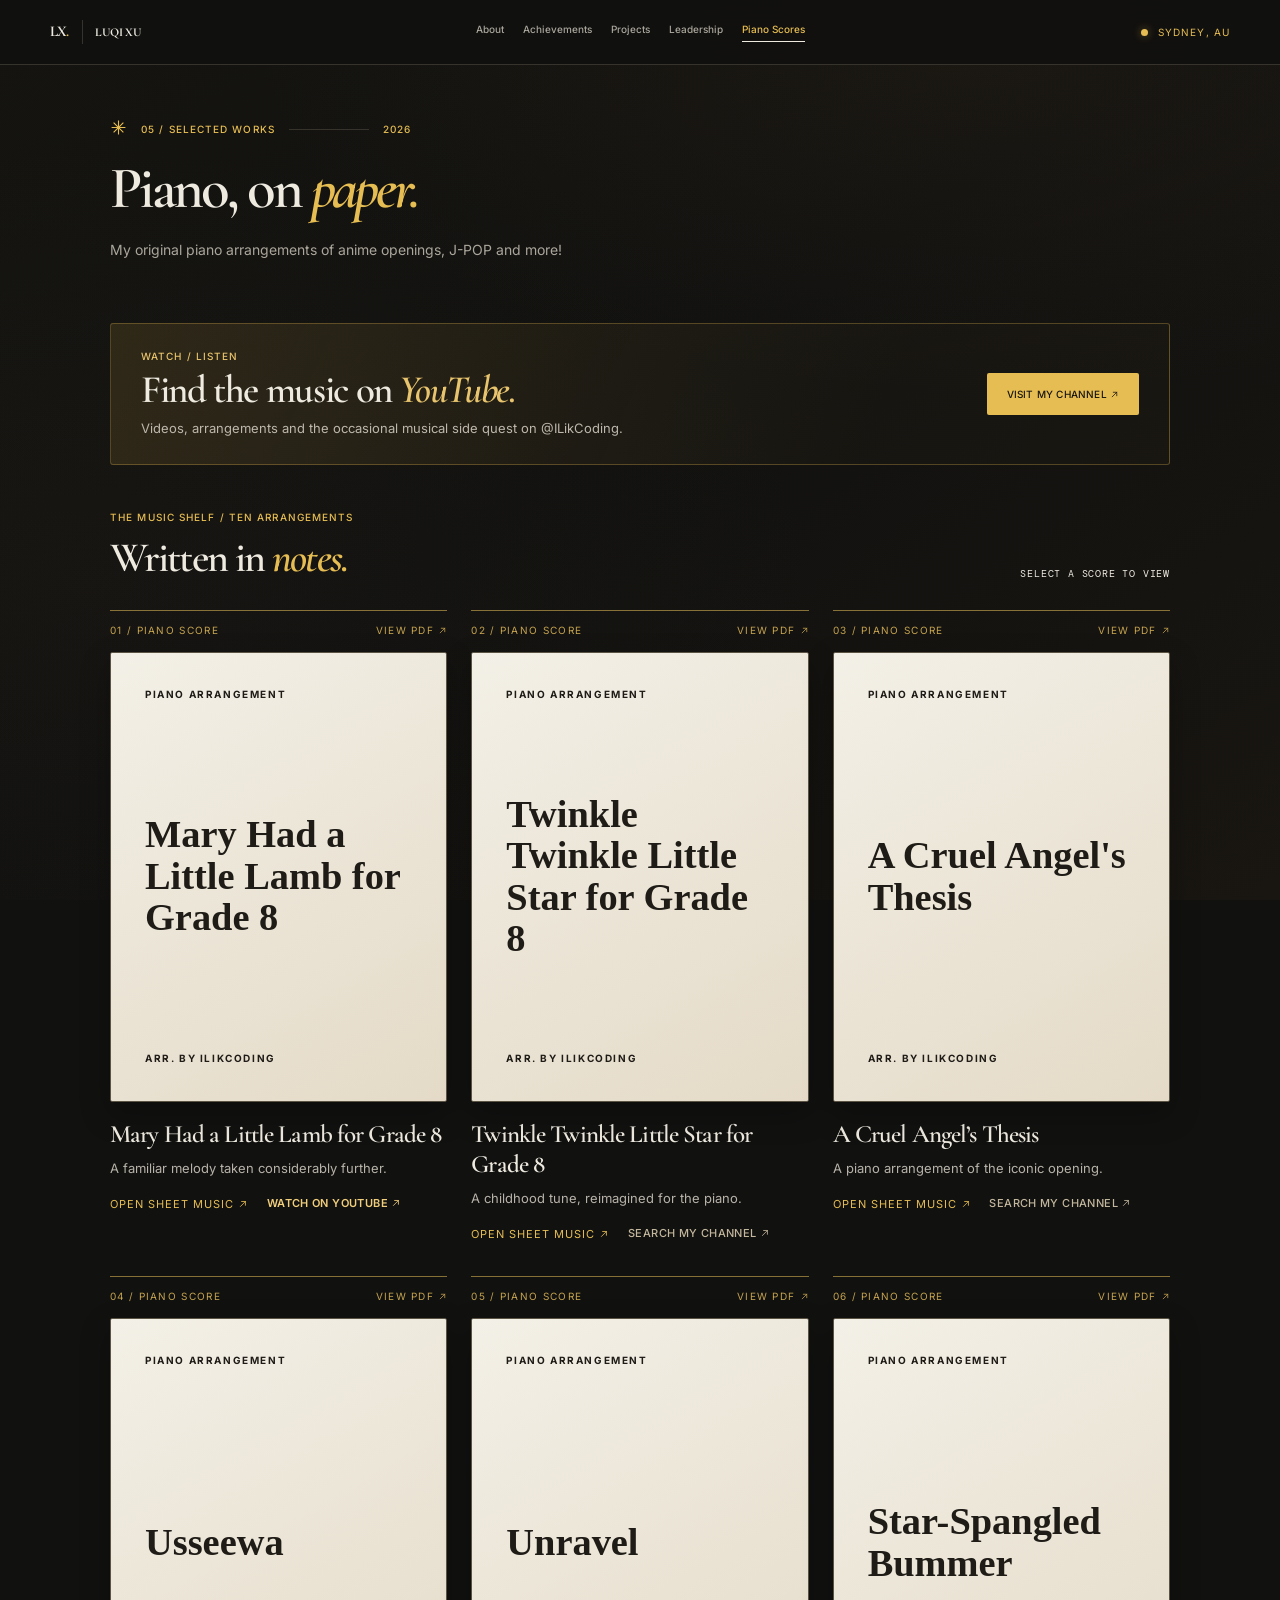
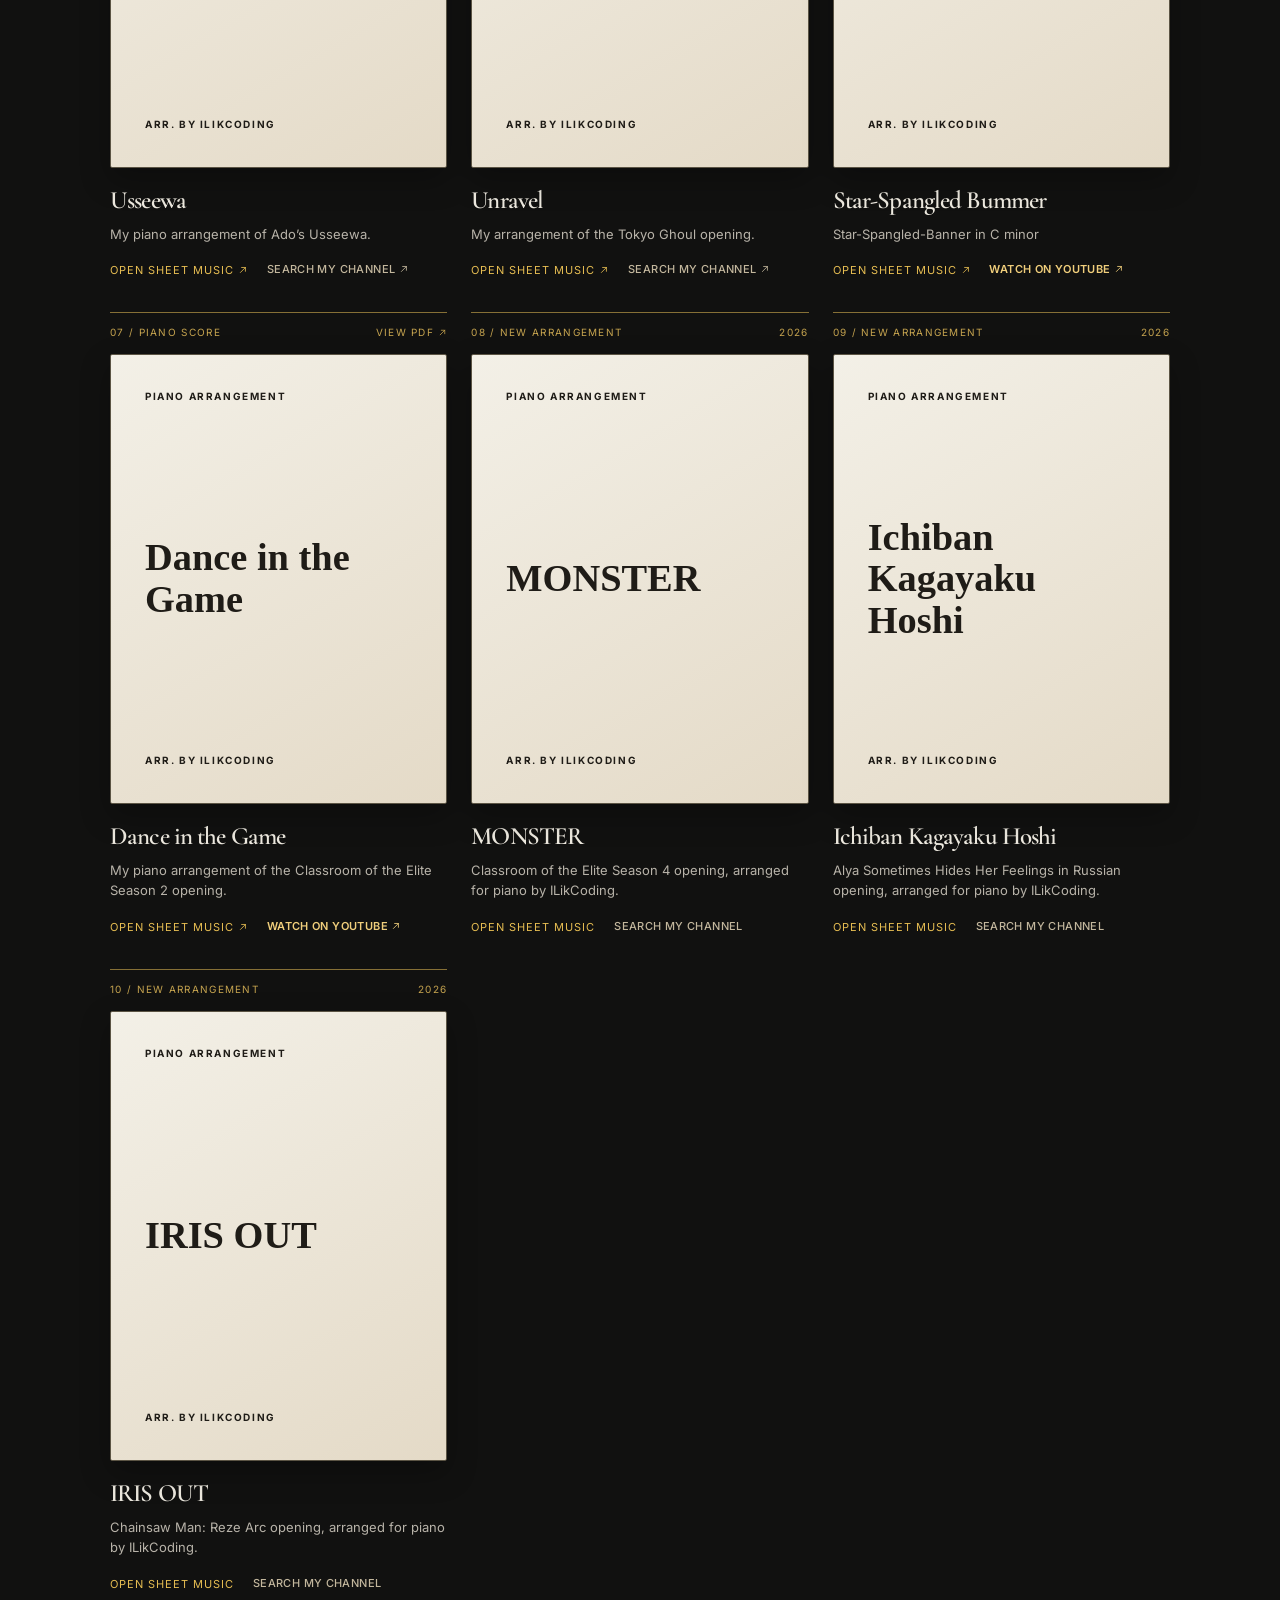
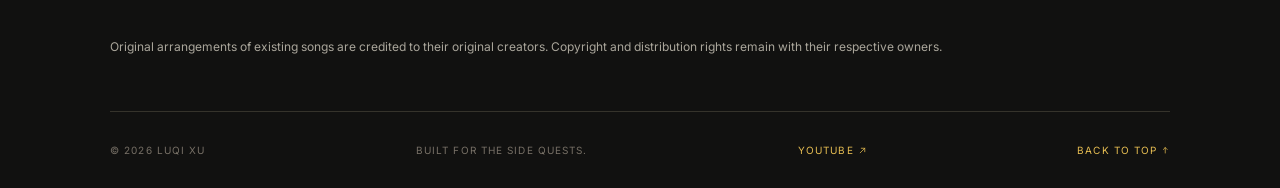
<file: publications.html>
<!DOCTYPE html>
<html lang="en">
  <head>
    <meta charset="utf-8"/>
    <meta content="width=device-width,initial-scale=1" name="viewport"/>
    <meta content="#111110" name="theme-color"/>
    <meta content="Luqi Xu — competitive programming, software projects, leadership and piano arrangements." name="description"/>
    <title>Piano Scores · Luqi Xu</title>
    <link href="styles/site.css" rel="stylesheet"/>
  </head>
  <body data-page="publications.html" id="top">
    <a class="skip-link" href="#main-content">Skip to content</a>
    <div aria-hidden="true" class="reading-progress"></div>
    <div class="noise"></div>
    <header class="nav">
      <a class="brand" href="index.html"><span class="brand-icon">LX<span>.</span></span><span>LUQI XU</span></a>
      <button aria-expanded="false" aria-label="Toggle navigation" class="menu"><svg aria-hidden="true" width="1em" height="1em" viewBox="0 0 16 16" fill="none" xmlns="http://www.w3.org/2000/svg"><path d="M2 4H14M2 8H14M2 12H14" stroke="currentColor" stroke-width="1.4"/></svg></button>
      <nav id="nav">
        <a class="" href="index.html">About</a>
        <a class="" href="glaze.html">Achievements</a>
        <a class="" href="projects.html">Projects</a>
        <a class="" href="experience.html">Leadership</a>
        <a class="active" href="publications.html">Piano Scores</a>
      </nav>
      <span aria-label="Based in Sydney, Australia" class="nav-status"><i></i> SYDNEY, AU</span>
    </header>
    <main id="main-content">
      <section class="page-hero container polish-reveal">
        <div class="eyebrow"><span class="cross"><svg aria-hidden="true" width="1em" height="1em" viewBox="0 0 16 16" fill="none" xmlns="http://www.w3.org/2000/svg" style="display:inline-block;vertical-align:-0.08em"><path d="M8 1.5V14.5M1.5 8H14.5M3.4 3.4L12.6 12.6M12.6 3.4L3.4 12.6" stroke="currentColor" stroke-width="1.05"/></svg></span> 05 / SELECTED WORKS <span class="eyebrow-line"></span> 2026</div>
        <h1>Piano, on <em>paper.</em></h1>
        <p class="lead">My original piano arrangements of anime openings, J-POP and more!</p>
      </section>
      <section aria-label="Watch my music on YouTube" class="container channel-banner polish-reveal">
        <div class="channel-banner-copy">
          <span class="eyebrow">WATCH / LISTEN</span>
          <h2>Find the music on <em>YouTube.</em></h2>
          <p>Videos, arrangements and the occasional musical side quest on @ILikCoding.</p>
        </div>
        <a aria-label="Visit ILikCoding on YouTube" class="btn music-channel-btn" href="https://www.youtube.com/@ILikCoding" rel="noopener noreferrer" target="_blank">VISIT MY CHANNEL <svg aria-hidden="true" width="0.9em" height="0.9em" viewBox="0 0 16 16" fill="none" xmlns="http://www.w3.org/2000/svg" style="display:inline-block;vertical-align:-0.08em"><path d="M4 12L12 4M6 4H12V10" stroke="currentColor" stroke-width="1.35" stroke-linecap="square" stroke-linejoin="miter"/></svg></a>
      </section>
      <section class="container section">
        <div class="section-head polish-reveal">
          <div><span class="eyebrow">THE MUSIC SHELF / TEN ARRANGEMENTS</span><h2>Written in <em>notes.</em></h2></div>
          <span class="muted">SELECT A SCORE TO VIEW</span>
        </div>
        <div class="score-shelf">
          <article class="sheet-entry reveal polish-reveal">
            <div class="sheet-meta"><span>01 / PIANO SCORE</span><span>VIEW PDF <svg aria-hidden="true" width="0.9em" height="0.9em" viewBox="0 0 16 16" fill="none" xmlns="http://www.w3.org/2000/svg" style="display:inline-block;vertical-align:-0.08em"><path d="M4 12L12 4M6 4H12V10" stroke="currentColor" stroke-width="1.35" stroke-linecap="square" stroke-linejoin="miter"/></svg></span></div>
            <a aria-label="Open Mary Had a Little Lamb for Grade 8 PDF" class="sheet-preview score-cover" href="scores/mary-had-a-little-lamb-grade-8.pdf" rel="noopener" target="_blank" title="Open full PDF in a new tab"><span class="score-cover-kicker">PIANO ARRANGEMENT</span><strong>Mary Had a Little Lamb for Grade 8</strong><span class="score-cover-credit">ARR. BY ILIKCODING</span></a>
            <div class="sheet-copy">
              <h3>Mary Had a Little Lamb for Grade 8</h3>
              <p>A familiar melody taken considerably further.</p>
              <div class="score-links">
                <a class="text-link" href="scores/mary-had-a-little-lamb-grade-8.pdf" rel="noopener" target="_blank">OPEN SHEET MUSIC <svg aria-hidden="true" width="0.9em" height="0.9em" viewBox="0 0 16 16" fill="none" xmlns="http://www.w3.org/2000/svg" style="display:inline-block;vertical-align:-0.08em"><path d="M4 12L12 4M6 4H12V10" stroke="currentColor" stroke-width="1.35" stroke-linecap="square" stroke-linejoin="miter"/></svg></a>
                <a aria-label="Watch Mary Had a Little Lamb for Grade 8 on my YouTube channel" class="music-video-link" href="https://www.youtube.com/watch?v=hjUc8WRNJR8" rel="noopener noreferrer" target="_blank">WATCH ON YOUTUBE <svg aria-hidden="true" width="0.9em" height="0.9em" viewBox="0 0 16 16" fill="none" xmlns="http://www.w3.org/2000/svg" style="display:inline-block;vertical-align:-0.08em"><path d="M4 12L12 4M6 4H12V10" stroke="currentColor" stroke-width="1.35" stroke-linecap="square" stroke-linejoin="miter"/></svg></a>
              </div>
            </div>
          </article>
          <article class="sheet-entry reveal polish-reveal">
            <div class="sheet-meta"><span>02 / PIANO SCORE</span><span>VIEW PDF <svg aria-hidden="true" width="0.9em" height="0.9em" viewBox="0 0 16 16" fill="none" xmlns="http://www.w3.org/2000/svg" style="display:inline-block;vertical-align:-0.08em"><path d="M4 12L12 4M6 4H12V10" stroke="currentColor" stroke-width="1.35" stroke-linecap="square" stroke-linejoin="miter"/></svg></span></div>
            <a aria-label="Open Twinkle Twinkle Little Star for Grade 8 PDF" class="sheet-preview score-cover" href="scores/twinkle-twinkle-little-star-grade-8.pdf" rel="noopener" target="_blank" title="Open full PDF in a new tab"><span class="score-cover-kicker">PIANO ARRANGEMENT</span><strong>Twinkle Twinkle Little Star for Grade 8</strong><span class="score-cover-credit">ARR. BY ILIKCODING</span></a>
            <div class="sheet-copy">
              <h3>Twinkle Twinkle Little Star for Grade 8</h3>
              <p>A childhood tune, reimagined for the piano.</p>
              <div class="score-links">
                <a class="text-link" href="scores/twinkle-twinkle-little-star-grade-8.pdf" rel="noopener" target="_blank">OPEN SHEET MUSIC <svg aria-hidden="true" width="0.9em" height="0.9em" viewBox="0 0 16 16" fill="none" xmlns="http://www.w3.org/2000/svg" style="display:inline-block;vertical-align:-0.08em"><path d="M4 12L12 4M6 4H12V10" stroke="currentColor" stroke-width="1.35" stroke-linecap="square" stroke-linejoin="miter"/></svg></a>
                <a aria-label="Search my YouTube channel for Twinkle Twinkle Little Star for Grade 8" class="music-video-link search-link" href="https://www.youtube.com/@ILikCoding/search?query=Twinkle%20Twinkle%20Little%20Star%20for%20Grade%208" rel="noopener noreferrer" target="_blank">SEARCH MY CHANNEL <svg aria-hidden="true" width="0.9em" height="0.9em" viewBox="0 0 16 16" fill="none" xmlns="http://www.w3.org/2000/svg" style="display:inline-block;vertical-align:-0.08em"><path d="M4 12L12 4M6 4H12V10" stroke="currentColor" stroke-width="1.35" stroke-linecap="square" stroke-linejoin="miter"/></svg></a>
              </div>
            </div>
          </article>
          <article class="sheet-entry reveal polish-reveal">
            <div class="sheet-meta"><span>03 / PIANO SCORE</span><span>VIEW PDF <svg aria-hidden="true" width="0.9em" height="0.9em" viewBox="0 0 16 16" fill="none" xmlns="http://www.w3.org/2000/svg" style="display:inline-block;vertical-align:-0.08em"><path d="M4 12L12 4M6 4H12V10" stroke="currentColor" stroke-width="1.35" stroke-linecap="square" stroke-linejoin="miter"/></svg></span></div>
            <a aria-label="Open A Cruel Angel’s Thesis PDF" class="sheet-preview score-cover" href="scores/a-cruel-angels-thesis.pdf" rel="noopener" target="_blank" title="Open full PDF in a new tab"><span class="score-cover-kicker">PIANO ARRANGEMENT</span><strong>A Cruel Angel's Thesis</strong><span class="score-cover-credit">ARR. BY ILIKCODING</span></a>
            <div class="sheet-copy">
              <h3>A Cruel Angel’s Thesis</h3>
              <p>A piano arrangement of the iconic opening.</p>
              <div class="score-links">
                <a class="text-link" href="scores/a-cruel-angels-thesis.pdf" rel="noopener" target="_blank">OPEN SHEET MUSIC <svg aria-hidden="true" width="0.9em" height="0.9em" viewBox="0 0 16 16" fill="none" xmlns="http://www.w3.org/2000/svg" style="display:inline-block;vertical-align:-0.08em"><path d="M4 12L12 4M6 4H12V10" stroke="currentColor" stroke-width="1.35" stroke-linecap="square" stroke-linejoin="miter"/></svg></a>
                <a aria-label="Search my YouTube channel for A Cruel Angel’s Thesis" class="music-video-link search-link" href="https://www.youtube.com/@ILikCoding/search?query=A%20Cruel%20Angel%E2%80%99s%20Thesis" rel="noopener noreferrer" target="_blank">SEARCH MY CHANNEL <svg aria-hidden="true" width="0.9em" height="0.9em" viewBox="0 0 16 16" fill="none" xmlns="http://www.w3.org/2000/svg" style="display:inline-block;vertical-align:-0.08em"><path d="M4 12L12 4M6 4H12V10" stroke="currentColor" stroke-width="1.35" stroke-linecap="square" stroke-linejoin="miter"/></svg></a>
              </div>
            </div>
          </article>
          <article class="sheet-entry reveal polish-reveal">
            <div class="sheet-meta"><span>04 / PIANO SCORE</span><span>VIEW PDF <svg aria-hidden="true" width="0.9em" height="0.9em" viewBox="0 0 16 16" fill="none" xmlns="http://www.w3.org/2000/svg" style="display:inline-block;vertical-align:-0.08em"><path d="M4 12L12 4M6 4H12V10" stroke="currentColor" stroke-width="1.35" stroke-linecap="square" stroke-linejoin="miter"/></svg></span></div>
            <a aria-label="Open Usseewa PDF" class="sheet-preview score-cover" href="scores/usseewa.pdf" rel="noopener" target="_blank" title="Open full PDF in a new tab"><span class="score-cover-kicker">PIANO ARRANGEMENT</span><strong>Usseewa</strong><span class="score-cover-credit">ARR. BY ILIKCODING</span></a>
            <div class="sheet-copy">
              <h3>Usseewa</h3>
              <p>My piano arrangement of Ado’s Usseewa.</p>
              <div class="score-links">
                <a class="text-link" href="scores/usseewa.pdf" rel="noopener" target="_blank">OPEN SHEET MUSIC <svg aria-hidden="true" width="0.9em" height="0.9em" viewBox="0 0 16 16" fill="none" xmlns="http://www.w3.org/2000/svg" style="display:inline-block;vertical-align:-0.08em"><path d="M4 12L12 4M6 4H12V10" stroke="currentColor" stroke-width="1.35" stroke-linecap="square" stroke-linejoin="miter"/></svg></a>
                <a aria-label="Search my YouTube channel for Usseewa" class="music-video-link search-link" href="https://www.youtube.com/@ILikCoding/search?query=Usseewa" rel="noopener noreferrer" target="_blank">SEARCH MY CHANNEL <svg aria-hidden="true" width="0.9em" height="0.9em" viewBox="0 0 16 16" fill="none" xmlns="http://www.w3.org/2000/svg" style="display:inline-block;vertical-align:-0.08em"><path d="M4 12L12 4M6 4H12V10" stroke="currentColor" stroke-width="1.35" stroke-linecap="square" stroke-linejoin="miter"/></svg></a>
              </div>
            </div>
          </article>
          <article class="sheet-entry reveal polish-reveal">
            <div class="sheet-meta"><span>05 / PIANO SCORE</span><span>VIEW PDF <svg aria-hidden="true" width="0.9em" height="0.9em" viewBox="0 0 16 16" fill="none" xmlns="http://www.w3.org/2000/svg" style="display:inline-block;vertical-align:-0.08em"><path d="M4 12L12 4M6 4H12V10" stroke="currentColor" stroke-width="1.35" stroke-linecap="square" stroke-linejoin="miter"/></svg></span></div>
            <a aria-label="Open Unravel PDF" class="sheet-preview score-cover" href="scores/unravel.pdf" rel="noopener" target="_blank" title="Open full PDF in a new tab"><span class="score-cover-kicker">PIANO ARRANGEMENT</span><strong>Unravel</strong><span class="score-cover-credit">ARR. BY ILIKCODING</span></a>
            <div class="sheet-copy">
              <h3>Unravel</h3>
              <p>My arrangement of the Tokyo Ghoul opening.</p>
              <div class="score-links">
                <a class="text-link" href="scores/unravel.pdf" rel="noopener" target="_blank">OPEN SHEET MUSIC <svg aria-hidden="true" width="0.9em" height="0.9em" viewBox="0 0 16 16" fill="none" xmlns="http://www.w3.org/2000/svg" style="display:inline-block;vertical-align:-0.08em"><path d="M4 12L12 4M6 4H12V10" stroke="currentColor" stroke-width="1.35" stroke-linecap="square" stroke-linejoin="miter"/></svg></a>
                <a aria-label="Search my YouTube channel for Unravel" class="music-video-link search-link" href="https://www.youtube.com/@ILikCoding/search?query=Unravel" rel="noopener noreferrer" target="_blank">SEARCH MY CHANNEL <svg aria-hidden="true" width="0.9em" height="0.9em" viewBox="0 0 16 16" fill="none" xmlns="http://www.w3.org/2000/svg" style="display:inline-block;vertical-align:-0.08em"><path d="M4 12L12 4M6 4H12V10" stroke="currentColor" stroke-width="1.35" stroke-linecap="square" stroke-linejoin="miter"/></svg></a>
              </div>
            </div>
          </article>
          <article class="sheet-entry reveal polish-reveal">
            <div class="sheet-meta"><span>06 / PIANO SCORE</span><span>VIEW PDF <svg aria-hidden="true" width="0.9em" height="0.9em" viewBox="0 0 16 16" fill="none" xmlns="http://www.w3.org/2000/svg" style="display:inline-block;vertical-align:-0.08em"><path d="M4 12L12 4M6 4H12V10" stroke="currentColor" stroke-width="1.35" stroke-linecap="square" stroke-linejoin="miter"/></svg></span></div>
            <a aria-label="Open Star-Spangled Bummer PDF" class="sheet-preview score-cover" href="scores/star-spangled-bummer.pdf" rel="noopener" target="_blank" title="Open full PDF in a new tab"><span class="score-cover-kicker">PIANO ARRANGEMENT</span><strong>Star-Spangled Bummer</strong><span class="score-cover-credit">ARR. BY ILIKCODING</span></a>
            <div class="sheet-copy">
              <h3>Star-Spangled Bummer</h3>
              <p>Star-Spangled-Banner in C minor</p>
              <div class="score-links">
                <a class="text-link" href="scores/star-spangled-bummer.pdf" rel="noopener" target="_blank">OPEN SHEET MUSIC <svg aria-hidden="true" width="0.9em" height="0.9em" viewBox="0 0 16 16" fill="none" xmlns="http://www.w3.org/2000/svg" style="display:inline-block;vertical-align:-0.08em"><path d="M4 12L12 4M6 4H12V10" stroke="currentColor" stroke-width="1.35" stroke-linecap="square" stroke-linejoin="miter"/></svg></a>
                <a aria-label="Watch Star-Spangled Bummer on my YouTube channel" class="music-video-link" href="https://www.youtube.com/watch?v=VeZC_OWFHjo" rel="noopener noreferrer" target="_blank">WATCH ON YOUTUBE <svg aria-hidden="true" width="0.9em" height="0.9em" viewBox="0 0 16 16" fill="none" xmlns="http://www.w3.org/2000/svg" style="display:inline-block;vertical-align:-0.08em"><path d="M4 12L12 4M6 4H12V10" stroke="currentColor" stroke-width="1.35" stroke-linecap="square" stroke-linejoin="miter"/></svg></a>
              </div>
            </div>
          </article>
          <article class="sheet-entry reveal polish-reveal">
            <div class="sheet-meta"><span>07 / PIANO SCORE</span><span>VIEW PDF <svg aria-hidden="true" width="0.9em" height="0.9em" viewBox="0 0 16 16" fill="none" xmlns="http://www.w3.org/2000/svg" style="display:inline-block;vertical-align:-0.08em"><path d="M4 12L12 4M6 4H12V10" stroke="currentColor" stroke-width="1.35" stroke-linecap="square" stroke-linejoin="miter"/></svg></span></div>
            <a aria-label="Open Dance in the Game PDF" class="sheet-preview score-cover" href="scores/dance-in-the-game.pdf" rel="noopener" target="_blank" title="Open full PDF in a new tab"><span class="score-cover-kicker">PIANO ARRANGEMENT</span><strong>Dance in the Game</strong><span class="score-cover-credit">ARR. BY ILIKCODING</span></a>
            <div class="sheet-copy">
              <h3>Dance in the Game</h3>
              <p>My piano arrangement of the Classroom of the Elite Season 2 opening.</p>
              <div class="score-links">
                <a class="text-link" href="scores/dance-in-the-game.pdf" rel="noopener" target="_blank">OPEN SHEET MUSIC <svg aria-hidden="true" width="0.9em" height="0.9em" viewBox="0 0 16 16" fill="none" xmlns="http://www.w3.org/2000/svg" style="display:inline-block;vertical-align:-0.08em"><path d="M4 12L12 4M6 4H12V10" stroke="currentColor" stroke-width="1.35" stroke-linecap="square" stroke-linejoin="miter"/></svg></a>
                <a aria-label="Watch Dance in the Game on YouTube" class="music-video-link" href="https://youtu.be/O6FgEJ0KU2w" rel="noopener noreferrer" target="_blank">WATCH ON YOUTUBE <svg aria-hidden="true" width="0.9em" height="0.9em" viewBox="0 0 16 16" fill="none" xmlns="http://www.w3.org/2000/svg" style="display:inline-block;vertical-align:-0.08em"><path d="M4 12L12 4M6 4H12V10" stroke="currentColor" stroke-width="1.35" stroke-linecap="square" stroke-linejoin="miter"/></svg></a>
              </div>
            </div>
          </article>
          <article class="sheet-entry reveal polish-reveal">
            <div class="sheet-meta"><span>08 / NEW ARRANGEMENT</span><span>2026</span></div>
            <a aria-label="Open MONSTER piano score" class="sheet-preview score-cover" href="scores/MONSTER.pdf" rel="noopener" target="_blank" title="Open full score in a new tab"><span class="score-cover-kicker">PIANO ARRANGEMENT</span><strong>MONSTER</strong><span class="score-cover-credit">ARR. BY ILIKCODING</span></a>
            <div class="sheet-copy">
              <h3>MONSTER</h3>
              <p>Classroom of the Elite Season 4 opening, arranged for piano by ILikCoding.</p>
              <div class="score-links"><a class="text-link" href="scores/MONSTER.pdf" rel="noopener" target="_blank">OPEN SHEET MUSIC</a><a class="music-video-link search-link" href="https://www.youtube.com/@ILikCoding/search?query=MONSTER" rel="noopener noreferrer" target="_blank">SEARCH MY CHANNEL</a></div>
            </div>
          </article>
          <article class="sheet-entry reveal polish-reveal">
            <div class="sheet-meta"><span>09 / NEW ARRANGEMENT</span><span>2026</span></div>
            <a aria-label="Open Ichiban Kagayaku Hoshi piano score" class="sheet-preview score-cover" href="scores/Ichiban%20Kagayaku%20Hoshi.pdf" rel="noopener" target="_blank" title="Open full score in a new tab"><span class="score-cover-kicker">PIANO ARRANGEMENT</span><strong>Ichiban Kagayaku Hoshi</strong><span class="score-cover-credit">ARR. BY ILIKCODING</span></a>
            <div class="sheet-copy">
              <h3>Ichiban Kagayaku Hoshi</h3>
              <p>Alya Sometimes Hides Her Feelings in Russian opening, arranged for piano by ILikCoding.</p>
              <div class="score-links"><a class="text-link" href="scores/Ichiban%20Kagayaku%20Hoshi.pdf" rel="noopener" target="_blank">OPEN SHEET MUSIC</a><a class="music-video-link search-link" href="https://www.youtube.com/@ILikCoding/search?query=Ichiban%20Kagayaku%20Hoshi" rel="noopener noreferrer" target="_blank">SEARCH MY CHANNEL</a></div>
            </div>
          </article>
          <article class="sheet-entry reveal polish-reveal">
            <div class="sheet-meta"><span>10 / NEW ARRANGEMENT</span><span>2026</span></div>
            <a aria-label="Open IRIS OUT piano score" class="sheet-preview score-cover" href="scores/IrisOutFULL.pdf" rel="noopener" target="_blank" title="Open full score in a new tab"><span class="score-cover-kicker">PIANO ARRANGEMENT</span><strong>IRIS OUT</strong><span class="score-cover-credit">ARR. BY ILIKCODING</span></a>
            <div class="sheet-copy">
              <h3>IRIS OUT</h3>
              <p>Chainsaw Man: Reze Arc opening, arranged for piano by ILikCoding.</p>
              <div class="score-links"><a class="text-link" href="scores/IrisOutFULL.pdf" rel="noopener" target="_blank">OPEN SHEET MUSIC</a><a class="music-video-link search-link" href="https://www.youtube.com/@ILikCoding/search?query=IRIS%20OUT" rel="noopener noreferrer" target="_blank">SEARCH MY CHANNEL</a></div>
            </div>
          </article>
        </div>
        <p class="legal-note">Original arrangements of existing songs are credited to their original creators. Copyright and distribution rights remain with their respective owners.</p>
      </section>
    </main>
    <footer class="footer container">
      <span>© 2026 LUQI XU</span>
      <span>BUILT FOR THE SIDE QUESTS.</span>
      <a href="https://www.youtube.com/@ILikCoding" rel="noopener noreferrer" target="_blank">YOUTUBE <svg aria-hidden="true" width="0.9em" height="0.9em" viewBox="0 0 16 16" fill="none" xmlns="http://www.w3.org/2000/svg" style="display:inline-block;vertical-align:-0.08em"><path d="M4 12L12 4M6 4H12V10" stroke="currentColor" stroke-width="1.35" stroke-linecap="square" stroke-linejoin="miter"/></svg></a>
      <a href="#top">BACK TO TOP <svg aria-hidden="true" width="0.85em" height="0.85em" viewBox="0 0 16 16" fill="none" xmlns="http://www.w3.org/2000/svg" style="display:inline-block;vertical-align:-0.06em"><path d="M8 13V3M4.5 6.5L8 3L11.5 6.5" stroke="currentColor" stroke-width="1.35" stroke-linecap="square" stroke-linejoin="miter"/></svg></a>
    </footer>
    <script src="assets/data.js"></script>
    <script src="assets/site.js"></script>
  </body>
</html>
</file>
<file: styles/site.css>
@import url('https://fonts.googleapis.com/css2?family=Cormorant+Garamond:ital,wght@0,500;0,600;1,500;1,600&family=Inter:wght@400;500;600;700&display=swap');
@import url('https://fonts.googleapis.com/css2?family=DM+Mono:wght@400;500&family=Space+Grotesk:wght@400;500;600;700&display=swap');
:root {
  --bg: #080c16;
  --panel: #101828;
  --line: #27354a;
  --text: #e9f1fb;
  --muted: #8e9db1;
  --blue: #7acbff;
  --lime: #c7fb75;
  --orange: #ffad74;
}
* {
  box-sizing: border-box;
}
html {
  scroll-behavior: smooth;
}
body {
  margin: 0;
  background: var(--bg);
  color: var(--text);
  font-family: 'Space Grotesk',sans-serif;
  line-height: 1.55;
}
body:before {
  content: '';
  position: fixed;
  inset: 0;
  pointer-events: none;
  background: linear-gradient(transparent 39px,#ffffff06 40px),linear-gradient(90deg,transparent 39px,#ffffff06 40px);
  background-size: 40px 40px;
  mask-image: linear-gradient(#0009,transparent 75%);
  z-index: -1;
}
.noise {
  position: fixed;
  inset: 0;
  pointer-events: none;
  background: radial-gradient(ellipse at 72% 8%,#244a6c4d,transparent 39%),radial-gradient(ellipse at 4% 58%,#153e5340,transparent 40%);
  z-index: -1;
}
a {
  color: inherit;
  text-decoration: none;
}
button, input {
  font: inherit;
}
.container {
  width: min(1180px,calc(100% - 64px));
  margin: auto;
}
.nav {
  height: 86px;
  display: flex;
  align-items: center;
  gap: 40px;
  padding: 0 max(32px,calc((100vw - 1180px)/2));
  border-bottom: 1px solid var(--line);
  background: #080c16d9;
  backdrop-filter: blur(18px);
  position: sticky;
  top: 0;
  z-index: 20;
}
.brand {
  display: flex;
  align-items: center;
  gap: 12px;
  font-weight: 700;
  letter-spacing: .12em;
  font-size: 13px;
  white-space: nowrap;
}
.brand-icon {
  border: 1px solid var(--blue);
  padding: 7px;
  color: var(--blue);
  font-size: 19px;
  letter-spacing: -.1em;
}
.brand-icon span {
  color: var(--lime);
}
.nav nav {
  display: flex;
  gap: 25px;
  margin: auto;
}
.nav nav a {
  font: 11px 'DM Mono',monospace;
  letter-spacing: .04em;
  color: var(--muted);
  transition: .2s;
}
.nav nav a:hover, .nav nav a.active {
  color: var(--lime);
}
.nav-status, .tiny, .eyebrow, .muted, .panel-top, .panel-bottom, .exp-meta, .placeholder, .results-bar, .footer, .text-link, .pill {
  font: 11px 'DM Mono',monospace;
  letter-spacing: .08em;
}
.nav-status {
  color: var(--muted);
  white-space: nowrap;
}
.nav-status i {
  display: inline-block;
  background: var(--lime);
  height: 7px;
  width: 7px;
  border-radius: 50%;
  margin-right: 6px;
  box-shadow: 0 0 12px var(--lime);
}
.menu {
  display: none;
  background: none;
  border: 1px solid var(--line);
  color: var(--text);
  padding: 6px 12px;
}
.page-hero {
  padding-top: 88px;
  padding-bottom: 60px;
}
.eyebrow {
  display: flex;
  align-items: center;
  gap: 14px;
  color: var(--lime);
  font-weight: 500;
}
.cross {
  font-size: 17px;
}
.eyebrow-line {
  height: 1px;
  width: 46px;
  background: var(--lime);
}
h1, h2, h3, p {
  margin-top: 0;
}
h1 {
  font-size: clamp(54px,8vw,110px);
  letter-spacing: -.08em;
  line-height: 1.01;
  max-width: 1040px;
  margin: 24px 0 27px;
  font-weight: 700;
}
h1 em, h2 em {
  font-style: normal;
  color: var(--blue);
}
.lead {
  font-size: clamp(16px,2vw,20px);
  color: var(--muted);
  max-width: 720px;
}
.section {
  padding: 72px 0;
}
.home-visual {
  display: grid;
  grid-template-columns: 1.5fr 1fr;
  gap: 20px;
}
.hero-panel, .side-card, .feature, .achievement, .project-card, .experience-card, .publication-card {
  background: linear-gradient(140deg,#152237,#0d1421);
  border: 1px solid var(--line);
  position: relative;
  overflow: hidden;
}
.hero-panel {
  min-height: 530px;
  display: flex;
  flex-direction: column;
  justify-content: space-between;
}
.panel-top, .panel-bottom {
  display: flex;
  justify-content: space-between;
  padding: 22px 25px;
  color: var(--muted);
  border-bottom: 1px solid var(--line);
}
.panel-top span:last-child {
  color: var(--lime);
}
.panel-bottom {
  border-top: 1px solid var(--line);
  border-bottom: 0;
}
.hero-orbit {
  position: relative;
  flex: 1;
  display: grid;
  place-items: center;
  overflow: hidden;
}
.orbit {
  position: absolute;
  border: 1px solid #45698777;
  border-radius: 50%;
  width: 280px;
  height: 280px;
}
.orbit-two {
  width: 430px;
  height: 430px;
  border-style: dashed;
  animation: rotate 70s linear infinite;
}
.orbit-one {
  box-shadow: 0 0 75px #3682af19;
}
.center-mark {
  font-size: 94px;
  font-weight: 700;
  letter-spacing: -.13em;
  color: var(--blue);
  text-shadow: 0 0 40px #70c7ff55;
}
.center-mark span {
  font-size: 30px;
  vertical-align: top;
  color: var(--lime);
}
.orbit-label {
  position: absolute;
  font: 10px 'DM Mono',monospace;
  letter-spacing: .09em;
  color: var(--muted);
  background: #0d1625;
  padding: 7px;
  border: 1px solid var(--line);
}
.orbit-label.a {
  top: 15%;
  left: 8%;
}
.orbit-label.b {
  right: 6%;
  top: 45%;
}
.orbit-label.c {
  bottom: 14%;
  left: 14%;
}
@keyframes rotate {
  to {
    transform: rotate(360deg);
  }
}
.hero-side {
  display: grid;
  grid-template-rows: 1fr 1fr;
  gap: 20px;
}
.side-card {
  padding: 32px;
}
.tiny {
  color: var(--lime);
}
.big-num {
  font-size: clamp(64px,7vw,104px);
  font-weight: 700;
  letter-spacing: -.09em;
  line-height: 1.1;
  margin: 18px 0;
  color: var(--blue);
}
.big-num span {
  font-size: 30px;
  color: var(--muted);
}
.side-card h3 {
  font-size: 20px;
  margin-bottom: 5px;
}
.side-card p {
  color: var(--muted);
}
.side-card a, .text-link {
  color: var(--lime);
  font-size: 11px;
}
.side-card.alt {
  background: linear-gradient(125deg,#20384a,#0d1725);
}
.side-card.alt h2 {
  font-size: 46px;
  line-height: 1.02;
  letter-spacing: -.07em;
  margin: 15px 0;
}
.side-card.alt h2 span {
  color: var(--lime);
}
.section-head {
  display: flex;
  justify-content: space-between;
  align-items: end;
  gap: 20px;
  margin-bottom: 30px;
}
.section-head h2, .bottom-cta h2 {
  font-size: clamp(35px,5vw,65px);
  letter-spacing: -.07em;
  line-height: 1.08;
  margin: 12px 0 0;
}
.feature-grid {
  display: grid;
  grid-template-columns: 1.25fr 1fr;
  gap: 18px;
}
.feature {
  min-height: 295px;
  padding: 25px;
  display: flex;
  flex-direction: column;
  transition: transform .2s,border-color .2s;
}
.feature:hover, .project-card:hover, .achievement:hover {
  transform: translateY(-4px);
  border-color: var(--blue);
}
.feature.large {
  grid-row: span 2;
}
.feature-art {
  flex: 1;
  display: grid;
  place-items: center;
  font-size: 96px;
  font-weight: 700;
  color: var(--blue);
  min-height: 145px;
}
.feature.large .feature-art {
  font-size: 220px;
  color: var(--lime);
}
.feature-art.code {
  font: 70px 'DM Mono',monospace;
  color: var(--orange);
}
.feature-art.robot {
  color: var(--lime);
}
.feature-bottom {
  border-top: 1px solid var(--line);
  padding-top: 18px;
  display: flex;
  justify-content: space-between;
  gap: 15px;
}
.feature-bottom h3 {
  font-size: 25px;
  letter-spacing: -.04em;
  margin: 0;
}
.feature-bottom p {
  color: var(--muted);
  font-size: 14px;
  margin: 4px 0 0;
}
.arrow {
  color: var(--lime);
  font-size: 24px;
}
.bottom-cta {
  border-top: 1px solid var(--line);
  padding-bottom: 110px;
}
.bottom-cta p {
  color: var(--muted);
  margin-top: 20px;
}
.cta-row {
  display: flex;
  gap: 12px;
  flex-wrap: wrap;
  margin-top: 30px;
}
.btn {
  padding: 15px 20px;
  background: var(--lime);
  color: #0b1220;
  font: 12px 'DM Mono',monospace;
  font-weight: 500;
}
.btn.secondary {
  background: transparent;
  border: 1px solid var(--line);
  color: var(--text);
}
.footer {
  padding: 32px 0;
  border-top: 1px solid var(--line);
  display: flex;
  justify-content: space-between;
  gap: 15px;
  color: var(--muted);
}
.footer a {
  color: var(--lime);
}
.toolbar {
  display: flex;
  align-items: center;
  justify-content: space-between;
  gap: 18px;
  flex-wrap: wrap;
}
.search-wrap {
  display: flex;
  align-items: center;
  gap: 12px;
  border: 1px solid var(--line);
  padding: 12px 16px;
  flex: 1;
  max-width: 440px;
  background: #0e1625;
}
.search-wrap span {
  font-size: 25px;
  color: var(--blue);
}
input {
  background: transparent;
  border: 0;
  outline: 0;
  color: var(--text);
  width: 100%;
  min-width: 0;
}
.filters {
  display: flex;
  gap: 7px;
  flex-wrap: wrap;
}
.filters button {
  background: #0d1725;
  color: var(--muted);
  border: 1px solid var(--line);
  padding: 10px 15px;
  font: 11px 'DM Mono',monospace;
  cursor: pointer;
}
.filters button.active, .filters button:hover {
  border-color: var(--lime);
  color: var(--lime);
}
.results-bar {
  display: flex;
  justify-content: space-between;
  color: var(--muted);
  margin: 26px 0 16px;
}
.achievement-grid {
  display: grid;
  grid-template-columns: repeat(3,1fr);
  gap: 14px;
}
.achievement {
  padding: 24px;
  min-height: 208px;
  display: flex;
  flex-direction: column;
  transition: .2s;
}
.achievement .year, .project-card .year {
  font: 11px 'DM Mono',monospace;
  color: var(--lime);
}
.achievement h3 {
  font-size: 22px;
  letter-spacing: -.04em;
  margin: 20px 0 6px;
}
.achievement .award {
  color: var(--blue);
  font-size: 14px;
  font-weight: 600;
}
.achievement .description {
  color: var(--muted);
  font-size: 13px;
  margin-top: 12px;
  flex: 1;
}
.achievement .linkout {
  color: var(--lime);
  font: 11px 'DM Mono',monospace;
  margin-top: 12px;
}
.project-grid {
  display: grid;
  grid-template-columns: repeat(2,1fr);
  gap: 18px;
}
.project-card {
  min-height: 310px;
  padding: 26px;
  display: flex;
  flex-direction: column;
  transition: .2s;
}
.project-card .art {
  font-size: 85px;
  flex: 1;
  display: grid;
  place-items: center;
  color: var(--blue);
  background: radial-gradient(circle,#2d60734a,transparent 65%);
  margin: 12px 0;
}
.project-card h3 {
  font-size: 30px;
  letter-spacing: -.05em;
  margin: 0;
}
.project-card p {
  color: var(--muted);
  font-size: 14px;
  margin: 8px 0 0;
}
.project-card .bottom {
  display: flex;
  justify-content: space-between;
  align-items: end;
  border-top: 1px solid var(--line);
  padding-top: 17px;
}
.project-card .source {
  color: var(--lime);
  font: 11px 'DM Mono',monospace;
}
.experience-list {
  display: grid;
  gap: 18px;
}
.experience-card {
  padding: 32px;
  display: grid;
  grid-template-columns: 185px 1fr 85px;
  gap: 26px;
  align-items: start;
}
.exp-meta {
  color: var(--lime);
  display: flex;
  flex-direction: column;
  gap: 16px;
}
.pill {
  display: inline-block;
  color: var(--blue);
  border: 1px solid var(--line);
  padding: 7px;
  align-self: start;
}
.experience-card h2 {
  font-size: 35px;
  letter-spacing: -.05em;
  margin: 0;
}
.exp-role {
  color: var(--blue)!important;
  font-weight: 600;
}
.experience-card p {
  color: var(--muted);
  max-width: 680px;
}
.exp-glyph {
  font-size: 50px;
  color: #4d7a91;
  text-align: right;
}
.publication-grid {
  display: grid;
  grid-template-columns: repeat(2,1fr);
  gap: 18px;
}
.publication-card {
  padding: 30px;
  min-height: 310px;
  display: flex;
  flex-direction: column;
}
.pub-icon, .music-lines {
  font-size: 75px;
  color: var(--blue);
  margin: 20px 0;
}
.music-lines {
  color: var(--lime);
  letter-spacing: .12em;
}
.music-lines span {
  color: var(--blue);
}
.publication-card h3 {
  font-size: 27px;
  letter-spacing: -.04em;
  margin: 0;
}
.publication-card p {
  color: var(--muted);
  font-size: 14px;
  margin: 10px 0 25px;
}
.placeholder {
  margin-top: auto;
  color: var(--orange);
}
.second-head {
  margin-top: 90px;
}
.legal-note {
  font-size: 12px;
  color: var(--muted);
  margin-top: 25px;
}
@media(max-width:950px) {
  .nav {
    gap: 16px;
    padding: 0 22px;
  }
  .nav nav {
    gap: 13px;
  }
  .nav-status {
    display: none;
  }
  .home-visual {
    grid-template-columns: 1fr;
  }
  .hero-side {
    grid-template-columns: 1fr 1fr;
    grid-template-rows: auto;
  }
  .achievement-grid {
    grid-template-columns: repeat(2,1fr);
  }
}
@media(max-width:650px) {
  .container {
    width: calc(100% - 36px);
  }
  .nav {
    height: 70px;
    justify-content: space-between;
  }
  .menu {
    display: block;
  }
  .nav nav {
    display: none;
    position: absolute;
    top: 70px;
    left: 0;
    right: 0;
    padding: 24px;
    background: #101828;
    border-bottom: 1px solid var(--line);
    flex-direction: column;
  }
  .nav nav.open {
    display: flex;
  }
  .nav nav a {
    font-size: 13px;
    padding: 8px;
  }
  .page-hero {
    padding-top: 62px;
    padding-bottom: 35px;
  }
  h1 {
    font-size: clamp(47px,13vw,76px);
  }
  .hero-panel {
    min-height: 390px;
  }
  .orbit-two {
    width: 300px;
    height: 300px;
  }
  .orbit-one {
    width: 210px;
    height: 210px;
  }
  .center-mark {
    font-size: 70px;
  }
  .hero-side, .feature-grid, .achievement-grid, .project-grid, .publication-grid {
    grid-template-columns: 1fr;
  }
  .feature.large {
    grid-row: auto;
  }
  .feature.large .feature-art {
    font-size: 135px;
  }
  .experience-card {
    grid-template-columns: 1fr;
    gap: 15px;
  }
  .exp-meta {
    flex-direction: row;
    align-items: center;
  }
  .exp-glyph {
    display: none;
  }
  .section {
    padding: 48px 0;
  }
  .section-head {
    align-items: start;
    flex-direction: column;
  }
  .footer {
    flex-wrap: wrap;
    font-size: 10px;
  }
  .side-card.alt h2 {
    font-size: 36px;
  }
}
@media(prefers-reduced-motion:reduce) {
  *, *:before, *:after {
    animation: none!important;
    scroll-behavior: auto!important;
    transition: none!important;
  }
}
/* EDITORIAL REWORK — intentionally retains the original site's light, serif identity. */
@import url('https://fonts.googleapis.com/css2?family=Cormorant+Garamond:ital,wght@0,500;0,600;0,700;1,500;1,600&family=Inter:wght@400;500;600;700&display=swap');
:root {
  --bg: #f8f7f4;
  --panel: #fff;
  --line: #dedbd4;
  --text: #262827;
  --muted: #72736f;
  --blue: #4b6982;
  --lime: #9b775e;
  --orange: #ad775b;
}
body {
  font-family: Inter,sans-serif;
  background: var(--bg);
  color: var(--text);
  line-height: 1.7;
}
body:before {
  background: none;
}
.noise {
  background: radial-gradient(ellipse at 80% 0%,#e6e9e7aa,transparent 38%);
  opacity: .7;
}
.nav {
  background: #f8f7f4ed;
  box-shadow: none;
  border-bottom: 1px solid var(--line);
  height: 78px;
}
.brand {
  font-family: 'Cormorant Garamond',serif;
  font-size: 23px;
  letter-spacing: -.025em;
  font-weight: 700;
}
.brand-icon {
  border: 0;
  border-right: 1px solid var(--line);
  padding: 0 15px 0 0;
  color: var(--text);
  font-size: 25px;
  letter-spacing: -.08em;
}
.brand-icon span {
  color: var(--blue);
}
.nav nav a {
  font: 500 12px Inter,sans-serif;
  letter-spacing: 0;
  color: var(--muted);
}
.nav nav a:hover, .nav nav a.active {
  color: var(--text);
  border-bottom: 1px solid var(--text);
  padding-bottom: 6px;
}
.nav-status i {
  background: var(--blue);
  box-shadow: none;
}
.page-hero {
  padding-top: 94px;
  padding-bottom: 44px;
}
.eyebrow, .tiny, .nav-status, .panel-top, .panel-bottom, .exp-meta, .placeholder, .results-bar, .footer, .text-link, .pill {
  font-family: Inter,sans-serif;
  letter-spacing: .11em;
  font-size: 10px;
  text-transform: uppercase;
  color: var(--blue);
}
.eyebrow-line {
  background: var(--line);
  width: 80px;
}
.cross {
  color: var(--blue);
}
h1, h2, h3 {
  font-family: 'Cormorant Garamond',Georgia,serif;
  letter-spacing: -.035em;
  font-weight: 600;
}
h1 {
  font-size: clamp(70px,9vw,134px);
  letter-spacing: -.055em;
  line-height: .95;
  max-width: 950px;
}
h1 em, h2 em {
  font-style: italic;
  color: var(--blue);
}
.lead {
  font-size: 17px;
  line-height: 1.85;
  color: #5b5d59;
  max-width: 680px;
}
.hero-panel, .side-card, .feature, .achievement, .project-card, .experience-card, .publication-card {
  background: #fff;
  border: 1px solid var(--line);
  box-shadow: 0 6px 24px #27272704;
  overflow: hidden;
}
.hero-panel {
  min-height: 470px;
  background: #f0eee9;
}
.panel-top, .panel-bottom {
  color: var(--muted);
}
.panel-top span:last-child {
  color: var(--blue);
}
.hero-orbit {
  background: radial-gradient(circle at 50% 48%,#fdfcf8 0,#f0eee9 62%);
}
.orbit {
  border: 1px solid #c7c8c1;
}
.orbit-two {
  border: 1px dashed #c7c8c1;
  animation: rotate 120s linear infinite;
}
.orbit-one {
  box-shadow: none;
}
.center-mark {
  font-family: 'Cormorant Garamond',serif;
  color: #394b5c;
  font-size: 125px;
  font-weight: 500;
  text-shadow: none;
}
.center-mark span {
  color: #9b775e;
}
.orbit-label {
  background: #f8f7f4;
  color: #656b68;
  border-color: var(--line);
}
.big-num {
  font-family: 'Cormorant Garamond',serif;
  font-size: 118px;
  color: var(--text);
  font-weight: 600;
  letter-spacing: -.06em;
}
.big-num span {
  font: 24px Inter,sans-serif;
  color: var(--muted);
}
.side-card {
  padding: 36px;
}
.side-card h3 {
  font-size: 29px;
}
.side-card p, .feature-bottom p, .project-card p, .experience-card p, .publication-card p {
  color: var(--muted);
}
.side-card a, .text-link {
  color: var(--blue);
}
.side-card.alt {
  background: #e9eae7;
}
.side-card.alt h2 {
  font-size: 62px;
  letter-spacing: -.045em;
}
.side-card.alt h2 span {
  color: var(--blue);
  font-style: italic;
}
.section-head h2, .bottom-cta h2 {
  font-size: clamp(48px,6vw,78px);
  letter-spacing: -.04em;
}
.feature {
  min-height: 290px;
}
.feature:hover, .project-card:hover, .achievement:hover {
  transform: translateY(-3px);
  border-color: #8c9c9e;
  box-shadow: 0 14px 35px #22222210;
}
.feature-art {
  color: #7d8f95;
}
.feature.large .feature-art {
  color: #a18b79;
}
.feature-art.code {
  color: #a18b79;
}
.feature-art.robot {
  color: #7d8f95;
}
.feature-bottom h3 {
  font-size: 34px;
}
.arrow, .footer a {
  color: var(--blue);
}
.btn {
  background: #3d5565;
  color: white;
  font: 500 12px Inter,sans-serif;
  letter-spacing: .02em;
  border-radius: 2px;
}
.btn.secondary {
  color: var(--text);
  background: transparent;
}
.bottom-cta {
  padding-top: 85px;
}
.search-wrap {
  background: #fff;
}
.search-wrap span {
  color: var(--blue);
}
input {
  color: var(--text);
}
.filters button {
  background: transparent;
  color: var(--muted);
  font-family: Inter,sans-serif;
}
.filters button.active, .filters button:hover {
  color: var(--text);
  border-color: var(--text);
  background: #fff;
}
.achievement .year, .project-card .year {
  font-family: Inter,sans-serif;
  color: var(--blue);
}
.achievement h3 {
  font-size: 30px;
  line-height: 1.1;
}
.achievement .award {
  color: #7b624f;
}
.achievement .linkout, .project-card .source {
  color: var(--blue);
}
.project-card h3 {
  font-size: 42px;
}
.project-card .art {
  color: #82949a;
  background: radial-gradient(circle,#e9ece9,transparent 65%);
}
.experience-card h2 {
  font-size: 44px;
}
.exp-role {
  color: #7b624f!important;
}
.exp-glyph {
  color: #a4aaa7;
}
.pill {
  color: var(--blue);
}
.publication-card h3 {
  font-size: 36px;
}
.pub-icon, .music-lines {
  color: #6c8690;
}
.music-lines span {
  color: #aa927c;
}
.placeholder {
  color: #a57e67;
}
.footer {
  color: var(--muted);
}
.menu {
  color: var(--text);
}
.hero-panel:after {
  content: '✳';
  position: absolute;
  right: 25px;
  top: 56px;
  font: italic 36px 'Cormorant Garamond',serif;
  color: #a3a9a5;
}
.feature.large {
  background: #f0eee9;
}
.feature:nth-child(2) {
  background: #f5f4f0;
}
.feature:nth-child(3) {
  background: #e9ece9;
}
@media(max-width:650px) {
  .nav nav {
    background: #f8f7f4;
  }
  .center-mark {
    font-size: 90px;
  }
  .big-num {
    font-size: 88px;
  }
  .side-card.alt h2 {
    font-size: 47px;
  }
  .page-hero:after {
    margin-top: 32px;
  }
}
/* V3: original editorial direction, ChatGPT yellow accent, compact type */
:root {
  --bg: #faf9f5;
  --panel: #fffdf7;
  --line: #e5dfd1;
  --text: #292820;
  --muted: #68675e;
  --blue: #a77b06;
  --lime: #d4a72c;
  --orange: #ba8622;
  --accent: #e5b73b;
  --accent-soft: #fff2bd;
}
body {
  background: var(--bg);
  color: var(--text);
  font-family: 'Inter',system-ui,sans-serif;
  font-size: 13px;
  line-height: 1.55;
}
body:before {
  background: linear-gradient(transparent 43px,#a77b0610 44px),linear-gradient(90deg,transparent 43px,#a77b0610 44px);
  background-size: 44px 44px;
  mask-image: linear-gradient(#0005,transparent 78%);
}
.noise {
  background: radial-gradient(ellipse at 75% 0%,#f4d87b3d,transparent 42%),radial-gradient(ellipse at 5% 56%,#f8edc63b,transparent 38%);
}
.nav {
  height: 65px;
  background: #faf9f5e9;
  border-color: var(--line);
  gap: 25px;
}
.brand {
  font-size: 12px;
}
.brand-icon {
  font-size: 15px;
  border-color: var(--accent);
  color: var(--text);
}
.brand-icon span {
  color: var(--blue);
}
.nav nav {
  gap: 19px;
}
.nav nav a {
  font-size: 10px;
}
.nav nav a:hover, .nav nav a.active {
  color: #a77b06;
}
.nav-status i {
  background: var(--accent);
  box-shadow: 0 0 8px #e5b73b77;
}
.container {
  width: min(1060px,calc(100% - 48px));
}
.page-hero {
  padding-top: 54px;
  padding-bottom: 32px;
}
.eyebrow, .tiny {
  color: #9b740d;
}
h1 {
  font-size: clamp(35px,5vw,59px);
  line-height: 1.09;
  letter-spacing: -.055em;
  max-width: 820px;
  margin: 17px 0 17px;
  font-family: 'Cormorant Garamond',Georgia,serif;
  font-weight: 600;
}
h1 em, h2 em {
  color: #ae7d06;
  font-style: italic;
}
.lead {
  font-size: 14px;
  max-width: 660px;
}
.section {
  padding: 42px 0;
}
.section-head h2, .bottom-cta h2 {
  font-size: clamp(27px,3.7vw,42px);
  letter-spacing: -.045em;
  font-family: 'Cormorant Garamond',Georgia,serif;
}
.hero-panel, .side-card, .feature, .achievement, .project-card, .experience-card, .publication-card {
  background: linear-gradient(140deg,#fffefb,#faf6e9);
  border-color: var(--line);
  box-shadow: 0 3px 16px #5b441006;
}
.hero-panel {
  min-height: 370px;
}
.panel-top, .panel-bottom {
  padding: 14px 18px;
}
.orbit {
  border-color: #c8aa5b77;
  width: 190px;
  height: 190px;
}
.orbit-two {
  width: 310px;
  height: 310px;
}
.center-mark {
  font-size: 62px;
  color: #a77b06;
  text-shadow: none;
}
.center-mark span {
  color: #d4a72c;
}
.orbit-label {
  background: #fffdf5;
  color: #777064;
  font-size: 9px;
}
.side-card {
  padding: 22px;
}
.big-num {
  font-size: clamp(46px,5vw,68px);
  color: #b08210;
  margin: 10px 0;
}
.big-num span {
  font-size: 19px;
}
.side-card h3 {
  font-size: 16px;
}
.side-card p {
  font-size: 12px;
}
.side-card.alt {
  background: linear-gradient(125deg,#fff5d5,#fffdf5);
}
.side-card.alt h2 {
  font-size: 32px;
}
.side-card.alt h2 span, .arrow, .side-card a, .text-link {
  color: #a77b06;
}
.feature {
  min-height: 220px;
  padding: 18px;
}
.feature-art {
  min-height: 100px;
  font-size: 66px;
  color: #ae850e;
}
.feature.large .feature-art {
  font-size: 130px;
  color: #b9921b;
}
.feature-art.code {
  font-size: 45px;
  color: #a77b06;
}
.feature-art.robot {
  color: #c19721;
}
.feature-bottom h3 {
  font-size: 19px;
}
.feature-bottom p {
  font-size: 12px;
}
.feature:hover, .project-card:hover, .achievement:hover {
  border-color: #c59b31;
}
.footer {
  color: #777066;
}
.nav-status, .tiny, .eyebrow, .muted, .panel-top, .panel-bottom, .exp-meta, .placeholder, .results-bar, .footer, .text-link, .pill {
  font-size: 10px;
}
.achievement h3, .project-card h3, .experience-card h3, .publication-card h3 {
  font-size: 17px;
}
.achievement p, .project-card p, .experience-card p, .publication-card p {
  font-size: 12px;
}
.btn {
  font-size: 10px;
}
.achievement .award {
  color: #946e07;
}
.toolbar input {
  background: #fffdf8;
  color: var(--text);
  border-color: var(--line);
}
.filters button {
  color: var(--muted);
  border-color: var(--line);
}
.filters button.active {
  background: var(--accent-soft);
  color: #70510b;
  border-color: #d4a72c;
}
/* Front-loaded highlights and a small editorial achievement strip */
.spotlight {
  padding: 20px 0 12px;
}
.spotlight-head {
  display: flex;
  justify-content: space-between;
  align-items: baseline;
  gap: 12px;
  margin-bottom: 14px;
}
.spotlight-head h2 {
  font: 600 clamp(25px,3vw,35px) 'Cormorant Garamond',Georgia,serif;
  letter-spacing: -.04em;
  margin: 0;
}
.spotlight-grid {
  display: grid;
  grid-template-columns: repeat(3,minmax(0,1fr));
  gap: 12px;
}
.spotlight-card {
  border: 1px solid var(--line);
  background: #fffdf8;
  padding: 19px;
  display: flex;
  flex-direction: column;
  min-height: 156px;
  transition: transform .2s,border-color .2s;
}
.spotlight-card:hover {
  transform: translateY(-3px);
  border-color: #c79b28;
}
.spotlight-card .label {
  font: 10px 'DM Mono',monospace;
  letter-spacing: .07em;
  color: #957015;
}
.spotlight-card strong {
  font: 600 21px 'Cormorant Garamond',Georgia,serif;
  line-height: 1.15;
  margin: 12px 0 5px;
}
.spotlight-card p {
  font-size: 12px;
  color: var(--muted);
  margin: 0;
}
.spotlight-card .spot-foot {
  margin-top: auto;
  padding-top: 12px;
  font: 10px 'DM Mono',monospace;
  color: #9d7615;
}
.featured-achievements {
  margin-bottom: 25px;
}
.featured-achievements h2 {
  font: 600 30px 'Cormorant Garamond',Georgia,serif;
  margin: 0 0 12px;
}
.achievement-grid {
  align-items: stretch;
}
.achievement .year, .project-card .year {
  color: #9b740d;
}
@media(max-width:750px) {
  .spotlight-grid {
    grid-template-columns: 1fr;
  }
  .spotlight-card {
    min-height: 125px;
  }
  .page-hero {
    padding-top: 34px;
  }
  .container {
    width: calc(100% - 32px);
  }
  .hero-panel {
    min-height: 280px;
  }
  .nav {
    height: 60px;
  }
  .section {
    padding: 32px 0;
  }
}
@media(prefers-reduced-motion:reduce) {
  *, *:before, *:after {
    animation-duration: .01ms!important;
    transition-duration: .01ms!important;
    scroll-behavior: auto!important;
  }
}
/* V4 — midnight editorial, ChatGPT yellow, restored five-across timeline */
:root {
  --bg: #111110;
  --panel: #191917;
  --line: #35332b;
  --text: #eeeae0;
  --muted: #aaa69b;
  --blue: #e6bd52;
  --lime: #f0c75e;
  --orange: #dbab40;
  --accent: #e6bd52;
  --accent-soft: #38301d;
}
body {
  background: var(--bg);
  color: var(--text);
  font-size: 13px;
}
body:before {
  background: linear-gradient(transparent 43px,#f0c75e07 44px),linear-gradient(90deg,transparent 43px,#f0c75e07 44px);
  background-size: 44px 44px;
}
.noise {
  background: radial-gradient(ellipse at 75% 0%,#c79c2419,transparent 42%),radial-gradient(ellipse at 5% 56%,#e2b74209,transparent 38%);
}
.nav {
  background: #111110eb;
  border-color: var(--line);
}
.nav nav a {
  color: var(--muted);
}
.nav nav a:hover, .nav nav a.active, .brand-icon span, .eyebrow, .tiny, .cross {
  color: var(--accent);
}
.brand-icon {
  color: var(--text);
  border-color: var(--line);
}
.nav-status i {
  background: var(--accent);
}
h1 em, h2 em {
  color: var(--accent);
}
.lead, .side-card p, .feature-bottom p, .project-card p, .experience-card p, .publication-card p {
  color: var(--muted);
}
.page-hero:after {
  color: #777166;
}
.eyebrow-line {
  background: var(--line);
}
.hero-panel, .side-card, .feature, .achievement, .project-card, .experience-card, .publication-card {
  background: linear-gradient(145deg,#201f1b,#171715);
  border-color: var(--line);
  box-shadow: none;
}
.hero-panel {
  background: #1c1b18;
}
.hero-orbit {
  background: radial-gradient(circle,#2e281a 0,#1c1b18 65%);
}
.orbit {
  border-color: #8a733d55;
}
.center-mark {
  color: var(--accent);
}
.center-mark span, .panel-top span:last-child {
  color: #f2d27b;
}
.orbit-label {
  background: #222019;
  color: var(--muted);
  border-color: var(--line);
}
.big-num {
  color: var(--accent);
}
.side-card.alt, .feature.large, .feature:nth-child(2), .feature:nth-child(3) {
  background: #211f19;
}
.side-card.alt h2 span, .arrow, .side-card a, .text-link, .footer a {
  color: var(--accent);
}
.feature-art, .feature.large .feature-art, .feature-art.robot, .feature-art.code, .pub-icon, .music-lines {
  color: var(--accent);
}
.feature:hover, .project-card:hover {
  border-color: var(--accent);
}
.btn {
  background: var(--accent);
  color: #17150f;
}
.btn.secondary {
  background: transparent;
  color: var(--text);
}
.search-wrap, .toolbar input {
  background: #1c1b18;
  color: var(--text);
  border-color: var(--line);
}
input {
  color: var(--text);
}
.filters button {
  background: #1c1b18;
  color: var(--muted);
  border-color: var(--line);
}
.filters button.active, .filters button:hover {
  background: #37301d;
  color: #f3d784;
  border-color: var(--accent);
}
.project-card .year, .achievement .year, .exp-meta, .exp-role, .pill, .placeholder, .project-card .source {
  color: var(--accent)!important;
}
.spotlight-card {
  background: #1b1a17;
  border-color: var(--line);
}
.spotlight-card .label, .spotlight-card .spot-foot, .spotlight-card strong {
  color: var(--accent);
}
.spotlight-card:hover {
  border-color: var(--accent);
}
.footer {
  border-color: var(--line);
}
.menu {
  color: var(--text);
}
/* Original timeline DNA: five cards per row, year labels, shared rule, connectors and dots. */
.achievement-timeline {
  display: flex;
  flex-direction: column;
  gap: 35px;
  padding: 12px 0 65px;
}
.timeline-row {
  --count: 5;
  position: relative;
  padding: 0 0 29px;
}
.timeline-row-head {
  display: flex;
  align-items: center;
  gap: 12px;
  margin: 0 0 16px;
  color: var(--accent);
  font: 500 10px Inter,sans-serif;
  letter-spacing: .12em;
}
.timeline-row-head:after {
  content: '';
  height: 1px;
  background: var(--line);
  flex: 1;
}
.timeline-cards {
  display: grid;
  grid-template-columns: repeat(var(--count),minmax(0,1fr));
  gap: 12px;
}
.timeline-entry {
  min-width: 0;
  position: relative;
  padding-bottom: 25px;
  opacity: 0;
  transform: translateY(22px);
  transition: opacity .65s ease,transform .7s cubic-bezier(.2,.8,.2,1);
  transition-delay: var(--delay,0ms);
}
.timeline-entry.is-visible {
  opacity: 1;
  transform: translateY(0);
}
.timeline-entry:after {
  content: '';
  position: absolute;
  bottom: -5px;
  left: 50%;
  width: 1px;
  height: 28px;
  background: var(--accent);
  transform: scaleY(0);
  transform-origin: bottom;
  opacity: .7;
  transition: transform .45s ease .3s;
}
.timeline-entry.is-visible:after {
  transform: scaleY(1);
}
.timeline-year {
  display: block;
  font: 500 10px Inter,sans-serif;
  color: var(--accent);
  letter-spacing: .08em;
  margin-bottom: 9px;
}
.timeline-card {
  display: flex;
  flex-direction: column;
  min-height: 172px;
  height: 100%;
  padding: 15px 14px 12px;
  border: 1px solid var(--line);
  border-radius: 3px;
  background: linear-gradient(145deg,#211f19,#181817);
  position: relative;
  overflow: hidden;
  transition: border-color .28s,transform .32s,box-shadow .32s;
}
.timeline-card:before {
  content: '';
  position: absolute;
  top: 0;
  left: 0;
  right: 100%;
  height: 2px;
  background: var(--accent);
  transition: right .35s;
}
.timeline-card:hover, .timeline-card:focus-visible {
  border-color: #b99646;
  transform: translateY(-6px);
  box-shadow: 0 12px 35px #0005;
}
.timeline-card:hover:before, .timeline-card:focus-visible:before {
  right: 0;
}
.timeline-card h3 {
  font: 600 17px/1.15 'Cormorant Garamond',Georgia,serif;
  margin: 0 0 10px;
  color: var(--text);
}
.timeline-card .award {
  font: 600 11px/1.5 Inter,sans-serif;
  color: var(--accent);
}
.timeline-card .description {
  font: 11px/1.55 Inter,sans-serif;
  color: var(--muted);
  margin: 9px 0 0;
  flex: 1;
}
.timeline-card .linkout {
  font: 9px Inter,sans-serif;
  letter-spacing: .07em;
  color: #c5ae79;
  margin-top: 13px;
}
.timeline-rule {
  position: absolute;
  bottom: 0;
  left: 0;
  right: 0;
  height: 2px;
  background: var(--line);
  transform: scaleX(0);
  transform-origin: left;
  transition: transform 1.1s cubic-bezier(.22,1,.36,1);
}
.timeline-row.is-visible .timeline-rule {
  transform: scaleX(1);
}
.timeline-node {
  position: absolute;
  bottom: -5px;
  left: 50%;
  width: 12px;
  height: 12px;
  border-radius: 50%;
  background: #1a1915;
  border: 2px solid var(--accent);
  transform: translateX(-50%) scale(0);
  box-shadow: 0 0 0 0 #e6bd5240;
  transition: transform .45s cubic-bezier(.2,1.6,.2,1) .4s;
}
.timeline-entry.is-visible .timeline-node {
  transform: translateX(-50%) scale(1);
}
.timeline-card:hover~.timeline-node {
  box-shadow: 0 0 0 7px #e6bd521a;
}
.timeline-empty {
  color: var(--muted);
  font-size: 13px;
}
.results-bar {
  color: var(--muted);
}
@media(max-width:900px) {
  .timeline-cards {
    grid-template-columns: repeat(var(--count),minmax(145px,1fr));
    overflow-x: auto;
    padding-bottom: 12px;
    scroll-snap-type: x proximity;
  }
  .timeline-entry {
    scroll-snap-align: start;
  }
  .timeline-row {
    overflow: hidden;
  }
  .timeline-rule {
    bottom: 0;
  }
}
@media(max-width:650px) {
  .nav nav {
    background: #191816;
    border-color: var(--line);
  }
  .timeline-cards {
    grid-template-columns: repeat(var(--count),minmax(180px,68vw));
  }
  .timeline-card {
    min-height: 160px;
  }
  .timeline-entry:after {
    height: 19px;
  }
  .timeline-row {
    padding-bottom: 25px;
  }
  .timeline-row-head {
    margin-bottom: 10px;
  }
}
@media(prefers-reduced-motion:reduce) {
  .timeline-entry {
    opacity: 1;
    transform: none;
  }
  .timeline-entry:after {
    transform: scaleY(1);
  }
  .timeline-rule {
    transform: none;
  }
  .timeline-node {
    transform: translateX(-50%) scale(1);
  }
}
/* V5: dark-mode piano score shelf, with editorial timeline-style reveal */
.score-shelf {
  display: grid;
  grid-template-columns: repeat(3,minmax(0,1fr));
  gap: 24px;
  margin: 30px 0 36px;
}
.sheet-entry {
  min-width: 0;
  border-top: 1px solid rgba(231,192,87,.55);
  padding-top: 12px;
  transition: transform .35s ease,border-color .35s ease;
}
.sheet-entry:hover {
  transform: translateY(-5px);
  border-color: var(--accent,#e8bf55);
}
.sheet-meta {
  display: flex;
  justify-content: space-between;
  gap: 8px;
  font-size: 10px;
  letter-spacing: .13em;
  color: #c6a44f;
  margin-bottom: 13px;
}
.sheet-preview {
  display: block;
  aspect-ratio: 3/4;
  overflow: hidden;
  background: #eeeae1;
  border: 1px solid #5b5444;
  box-shadow: 0 12px 30px #0004;
  transition: box-shadow .3s ease;
}
.sheet-preview:hover {
  box-shadow: 0 15px 40px #0009;
}
.sheet-preview img {
  display: block;
  width: 100%;
  height: 100%;
  object-fit: cover;
  object-position: top;
  transition: transform .6s cubic-bezier(.2,.8,.2,1);
}
.sheet-preview:hover img {
  transform: scale(1.035);
}
.sheet-copy {
  padding: 17px 0 6px;
}
.sheet-copy h3 {
  font-size: clamp(19px,2vw,25px);
  line-height: 1.2;
  margin: 0 0 9px;
}
.sheet-copy p {
  font-size: 13px;
  line-height: 1.6;
  color: #b8b3a9;
  margin: 0 0 13px;
}
.sheet-copy .text-link {
  font-size: 11px;
  letter-spacing: .09em;
}
@media(max-width:850px) {
  .score-shelf {
    grid-template-columns: repeat(2,minmax(0,1fr));
  }
}
@media(max-width:520px) {
  .score-shelf {
    grid-template-columns: 1fr;
  }
  .sheet-preview {
    aspect-ratio: 4/3;
  }
  .sheet-preview img {
    object-fit: contain;
    background: #eeeae1;
  }
}
@media(prefers-reduced-motion:reduce) {
  .sheet-entry, .sheet-preview img {
    transition: none;
  }
}
/* Final polish: progressive enhancement, focus clarity, restrained motion */
:root {
  scroll-behavior: smooth;
}
html {
  scroll-padding-top: 85px;
}
body {
  overflow-x: hidden;
}
::selection {
  background: #e7bf59;
  color: #171510;
}
.skip-link {
  position: fixed;
  z-index: 200;
  top: 8px;
  left: 12px;
  padding: 10px 16px;
  background: #f1c75e;
  color: #151410;
  transform: translateY(-160%);
  border-radius: 4px;
}
.skip-link:focus {
  transform: none;
}
.reading-progress {
  position: fixed;
  z-index: 101;
  top: 0;
  left: 0;
  height: 2px;
  width: 100%;
  transform: scaleX(0);
  transform-origin: left;
  background: linear-gradient(90deg,#a47b29,#f4d98b);
  pointer-events: none;
  will-change: transform;
}
:focus-visible {
  outline: 2px solid #f1cf76;
  outline-offset: 4px;
}
a, button {
  -webkit-tap-highlight-color: transparent;
}
a:not(.btn):not(.timeline-card):not(.project-card):not(.spotlight-card):not(.sheet-preview) {
  text-underline-offset: 4px;
}
.polish-reveal {
  opacity: 1;
  transform: none;
}
.js-motion .polish-reveal:not(.is-visible) {
  opacity: 0;
  transform: translateY(19px);
}
.js-motion .polish-reveal {
  transition: opacity .65s cubic-bezier(.2,.7,.2,1),transform .65s cubic-bezier(.2,.7,.2,1);
  transition-delay: var(--reveal-delay,0ms);
}
.js-motion .polish-reveal.is-visible {
  opacity: 1;
  transform: translateY(0);
}
.nav {
  transition: background .3s,border-color .3s,box-shadow .3s;
}
.nav.scrolled {
  background: rgba(18,17,16,.94);
  box-shadow: 0 8px 30px #0004;
  backdrop-filter: blur(18px);
}
.sheet-entry {
  position: relative;
}
.sheet-preview {
  border-radius: 2px;
  position: relative;
}
.sheet-preview:after {
  content: 'OPEN PDF ↗';
  position: absolute;
  inset: auto 10px 10px auto;
  background: #171613e8;
  border: 1px solid #d2b35b;
  padding: 9px 12px;
  color: #f4d985;
  font: 600 10px Inter,sans-serif;
  letter-spacing: .08em;
  opacity: 0;
  transform: translateY(7px);
  transition: opacity .25s,transform .25s;
}
.sheet-preview:hover:after, .sheet-preview:focus-visible:after {
  opacity: 1;
  transform: translateY(0);
}
.sheet-copy h3 {
  overflow-wrap: anywhere;
}
.sheet-copy .text-link {
  display: inline-block;
  padding: 5px 0;
}
.sheet-copy .text-link:hover {
  color: #f4d985;
}
.experience-card, .project-card, .spotlight-card {
  transition: transform .3s cubic-bezier(.2,.7,.2,1),border-color .3s,background .3s,box-shadow .3s;
}
.experience-card:hover {
  transform: translateX(5px);
}
.spotlight-card:hover, .project-card:hover {
  box-shadow: 0 18px 40px #0005;
}
.btn {
  transition: transform .22s,box-shadow .22s,background .22s;
}
.btn:hover {
  transform: translateY(-2px);
  box-shadow: 0 8px 25px #0004;
}
#year-filters button:focus-visible, .menu:focus-visible {
  outline-offset: 3px;
}
.timeline-card {
  outline-offset: 3px;
}
.timeline-entry {
  min-width: 0;
}
@media(max-width:650px) {
  .sheet-preview:after {
    opacity: 1;
    transform: none;
    font-size: 9px;
  }
  .experience-card:hover {
    transform: none;
  }
  .polish-reveal {
    transition-delay: 0ms!important;
  }
}
@media(prefers-reduced-motion:reduce) {
  html {
    scroll-behavior: auto!important;
  }
  *, *:before, *:after {
    animation-duration: .01ms!important;
    animation-iteration-count: 1!important;
    transition-duration: .01ms!important;
  }
  .js-motion .polish-reveal:not(.is-visible) {
    opacity: 1;
    transform: none;
  }
}
/* Timeline geometry fix: the stems and markers must terminate ON the rule,
   not dangle halfway between the achievement cards and the rule. */
.timeline-row {
  padding-bottom: 0;
}
.timeline-cards {
  align-items: stretch;
  overflow: visible;
}
.timeline-entry {
  display: flex;
  flex-direction: column;
  padding-bottom: 32px;
  min-width: 0;
}
.timeline-year {
  flex: none;
}
.timeline-card {
  height: auto;
  flex: 1;
  min-width: 0;
}
.timeline-entry::after {
  bottom: 0;
  height: 32px;
  transform-origin: bottom;
}
.timeline-node {
  bottom: -5px;
  z-index: 2;
}
.timeline-rule {
  bottom: 0;
  z-index: 1;
}
@media(max-width:900px) {
  .timeline-cards {
    overflow-x: auto;
    overflow-y: hidden;
    scroll-padding-inline: 4px;
    padding-inline: 2px;
    padding-bottom: 8px;
    align-items: stretch;
  }
  .timeline-entry {
    padding-bottom: 32px;
  }
  .timeline-row {
    overflow: visible;
  }
  .timeline-rule {
    bottom: 8px;
  }
  .timeline-node {
    bottom: -5px;
  }
  .timeline-entry::after {
    bottom: 0;
    height: 32px;
  }
}
@media(max-width:650px) {
  .timeline-entry {
    padding-bottom: 28px;
  }
  .timeline-entry::after {
    height: 28px;
  }
}
/* Music links: restrained buttons consistent with the dark editorial theme. */
.channel-banner {
  display: flex;
  justify-content: space-between;
  align-items: center;
  gap: 30px;
  padding: 26px 30px;
  margin-top: 14px;
  margin-bottom: 4px;
  background: linear-gradient(115deg,rgba(224,180,76,.13),rgba(224,180,76,.025) 72%);
  border: 1px solid rgba(224,180,76,.3);
  border-radius: 3px;
}
.channel-banner .eyebrow {
  display: block;
  margin-bottom: 8px;
  color: #eac46c;
}
.channel-banner h2 {
  font-family: 'Cormorant Garamond',serif;
  font-size: clamp(26px,3.2vw,39px);
  font-weight: 600;
  line-height: 1.04;
  margin: 0 0 7px;
}
.channel-banner h2 em {
  color: #e7c46d;
}
.channel-banner p {
  font-size: 13px;
  color: #bdb7ac;
  max-width: 560px;
  margin: 0;
}
.channel-banner .btn {
  white-space: nowrap;
  flex: none;
}
.score-links {
  display: flex;
  align-items: center;
  gap: 9px 19px;
  flex-wrap: wrap;
  margin-top: 2px;
}
.music-video-link {
  font: 600 11px Inter,sans-serif;
  color: #f0ce7b;
  letter-spacing: .035em;
  display: inline-block;
  padding: 5px 0;
  border-bottom: 1px solid transparent;
  transition: color .2s,border-color .2s;
}
.music-video-link:hover {
  color: #ffe7a3;
  border-color: #ffe7a3;
}
.music-video-link.search-link {
  color: #c3b79d;
  font-weight: 500;
}
.music-video-link.search-link:hover {
  color: #f0ce7b;
  border-color: #f0ce7b;
}
@media(max-width:680px) {
  .channel-banner {
    flex-direction: column;
    align-items: flex-start;
    padding: 22px;
  }
  .channel-banner .btn {
    max-width: 100%;
    white-space: normal;
    text-align: center;
  }
}
@media(prefers-reduced-motion:reduce) {
  .music-video-link {
    transition: none;
  }
}

/* Keep the extra YouTube footer link tidy, including on narrow screens. */
.footer {
  flex-wrap: wrap;
  align-items: center;
  row-gap: 10px;
}
@media (max-width: 520px) {
  .footer {
    justify-content: center;
    text-align: center;
    gap: 10px 18px;
  }
}

/* Text-only covers for newly listed arrangements (no unhosted PDF links). */
.score-cover {
  display: flex;
  flex-direction: column;
  justify-content: space-between;
  padding: clamp(18px, 2.8vw, 34px);
  color: #1f1c17;
  background: linear-gradient(150deg, #f3f0e7, #e4dac7);
  text-decoration: none;
}
.score-cover-kicker, .score-cover-credit {
  font-size: 10px;
  letter-spacing: .16em;
  font-weight: 700;
}
.score-cover strong {
  font-family: Georgia, "Times New Roman", serif;
  font-size: clamp(25px, 3vw, 42px);
  line-height: 1.08;
  overflow-wrap: anywhere;
}

/* Homepage: information first, without ornamental cards or orbital art. */
.home-stats { padding: 12px 0 55px; }
.home-stats .section-head { margin-bottom: 24px; }
.home-stats .section-head h2 { margin: 6px 0 0; }
.stat-grid {
  display: grid;
  grid-template-columns: repeat(3, minmax(0, 1fr));
  border-top: 1px solid var(--line);
  border-bottom: 1px solid var(--line);
}
.stat { padding: 24px 18px 25px 0; }
.stat:nth-child(n + 4) { border-top: 1px solid var(--line); }
.stat strong {
  display: block;
  font-family: 'Space Grotesk', sans-serif;
  font-size: clamp(34px, 4vw, 58px);
  line-height: 1.05;
  letter-spacing: -.055em;
  color: #e7bf59;
  font-variant-numeric: tabular-nums;
}
.stat span { display: block; margin-top: 8px; font-size: 13px; color: var(--muted); }
.stat-note { margin: 14px 0 0; max-width: 750px; font-size: 12px; color: var(--muted); }
.home-simple {
  display: grid;
  grid-template-columns: repeat(2, minmax(0, 1fr));
  gap: clamp(24px, 5vw, 75px);
  padding: 20px 0 100px;
}
.home-simple-block h2 { font-size: clamp(24px, 3vw, 34px); margin-bottom: 22px; }
.plain-links { list-style: none; padding: 0; margin: 0; }
.plain-links li {
  display: flex;
  flex-wrap: wrap;
  align-items: baseline;
  justify-content: space-between;
  gap: 5px 16px;
  padding: 14px 0;
  border-bottom: 1px solid var(--line);
}
.plain-links li:first-child { border-top: 1px solid var(--line); }
.plain-links a { font-weight: 600; text-decoration: underline; text-decoration-color: transparent; text-underline-offset: 4px; }
.plain-links a:hover, .plain-links a:focus-visible { text-decoration-color: currentColor; color: #e7bf59; }
.plain-links span { font-size: 12px; color: var(--muted); }
@media(max-width:720px) {
  .stat-grid { grid-template-columns: repeat(2, minmax(0,1fr)); }
  .stat:nth-child(n + 3) { border-top: 1px solid var(--line); }
  .home-simple { grid-template-columns: 1fr; }
}

/* Ensure the restored homepage cards and count grid are styled even if
   older theme rules are loaded before the homepage overrides. */
body[data-page="index.html"] .stat-grid {
  display: grid;
  grid-template-columns: repeat(3, minmax(0, 1fr));
  gap: 0;
}
body[data-page="index.html"] .stat {
  display: flex;
  flex-direction: column;
  gap: 7px;
  padding: 22px 18px 23px 0;
  min-width: 0;
}
body[data-page="index.html"] .stat strong {
  display: block;
  font-size: clamp(40px, 5vw, 64px);
  font-weight: 600;
  color: #e7bf59;
}
body[data-page="index.html"] .stat span {
  display: block;
  font-size: 13px;
  color: #bcb5a6;
}
body[data-page="index.html"] .spotlight-grid {
  display: grid;
  grid-template-columns: repeat(3, minmax(0, 1fr));
  gap: 18px;
}
body[data-page="index.html"] .spotlight-card {
  display: flex;
  flex-direction: column;
  min-height: 185px;
  padding: 24px;
  border: 1px solid rgba(231,192,87,.25);
  background: #1d1b18;
}
body[data-page="index.html"] .spotlight-card strong {
  font-size: clamp(21px, 2.2vw, 29px);
  line-height: 1.2;
}
body[data-page="index.html"] .spotlight-card .spot-foot { margin-top: auto; }
body[data-page="index.html"] .feature-grid {
  display: grid;
  grid-template-columns: 1.5fr 1fr 1fr;
  gap: 18px;
}
body[data-page="index.html"] .feature-art span {
  font-size: clamp(48px, 6vw, 92px);
  line-height: 1;
}
@media (max-width: 850px) {
  body[data-page="index.html"] .stat-grid { grid-template-columns: repeat(2, minmax(0,1fr)); }
  body[data-page="index.html"] .spotlight-grid { grid-template-columns: 1fr; }
  body[data-page="index.html"] .feature-grid { grid-template-columns: 1fr; }
}

/* Display the actual first PDF page for arrangements without PNG thumbnails.
   Keep the whole preview clickable and show a title fallback in PDF-less browsers. */
.score-pdf-preview { position: relative; isolation: isolate; }
.score-pdf-preview .score-preview-fallback {
  position: absolute; inset: 0; display: grid; place-items: center;
  padding: 20px; text-align: center; color: #28231c;
  font: 600 clamp(20px,2vw,32px) Georgia,serif;
  background: #eeeae1;
}
.score-pdf-preview iframe {
  position: absolute; inset: 0; width: 100%; height: 100%;
  border: 0; pointer-events: none; background: transparent;
}

/* Gentle warm gradient, preserving the existing charcoal palette. */
html { background: #111110; }
body {
  background:
    radial-gradient(ellipse 75% 50% at 78% 5%, rgba(123, 91, 44, .095), transparent 78%),
    radial-gradient(ellipse 70% 60% at 7% 65%, rgba(93, 74, 53, .065), transparent 82%),
    linear-gradient(145deg, #151410 0%, #111110 48%, #191611 100%);
  background-attachment: fixed;
}

/* Equal-width and equal-height homepage project cards. */
body[data-page="index.html"] .home-projects .feature-grid {
  grid-template-columns: repeat(3, minmax(0, 1fr));
  align-items: stretch;
}
body[data-page="index.html"] .home-projects .feature,
body[data-page="index.html"] .home-projects .feature.large {
  grid-column: auto;
  grid-row: auto;
  width: 100%;
  height: 100%;
  min-width: 0;
  min-height: 288px;
}
body[data-page="index.html"] .home-projects .feature-art {
  flex: 1 1 auto;
  min-height: 130px;
}
@media(max-width:850px) {
  body[data-page="index.html"] .home-projects .feature-grid {
    grid-template-columns: 1fr;
  }
}
</file>
